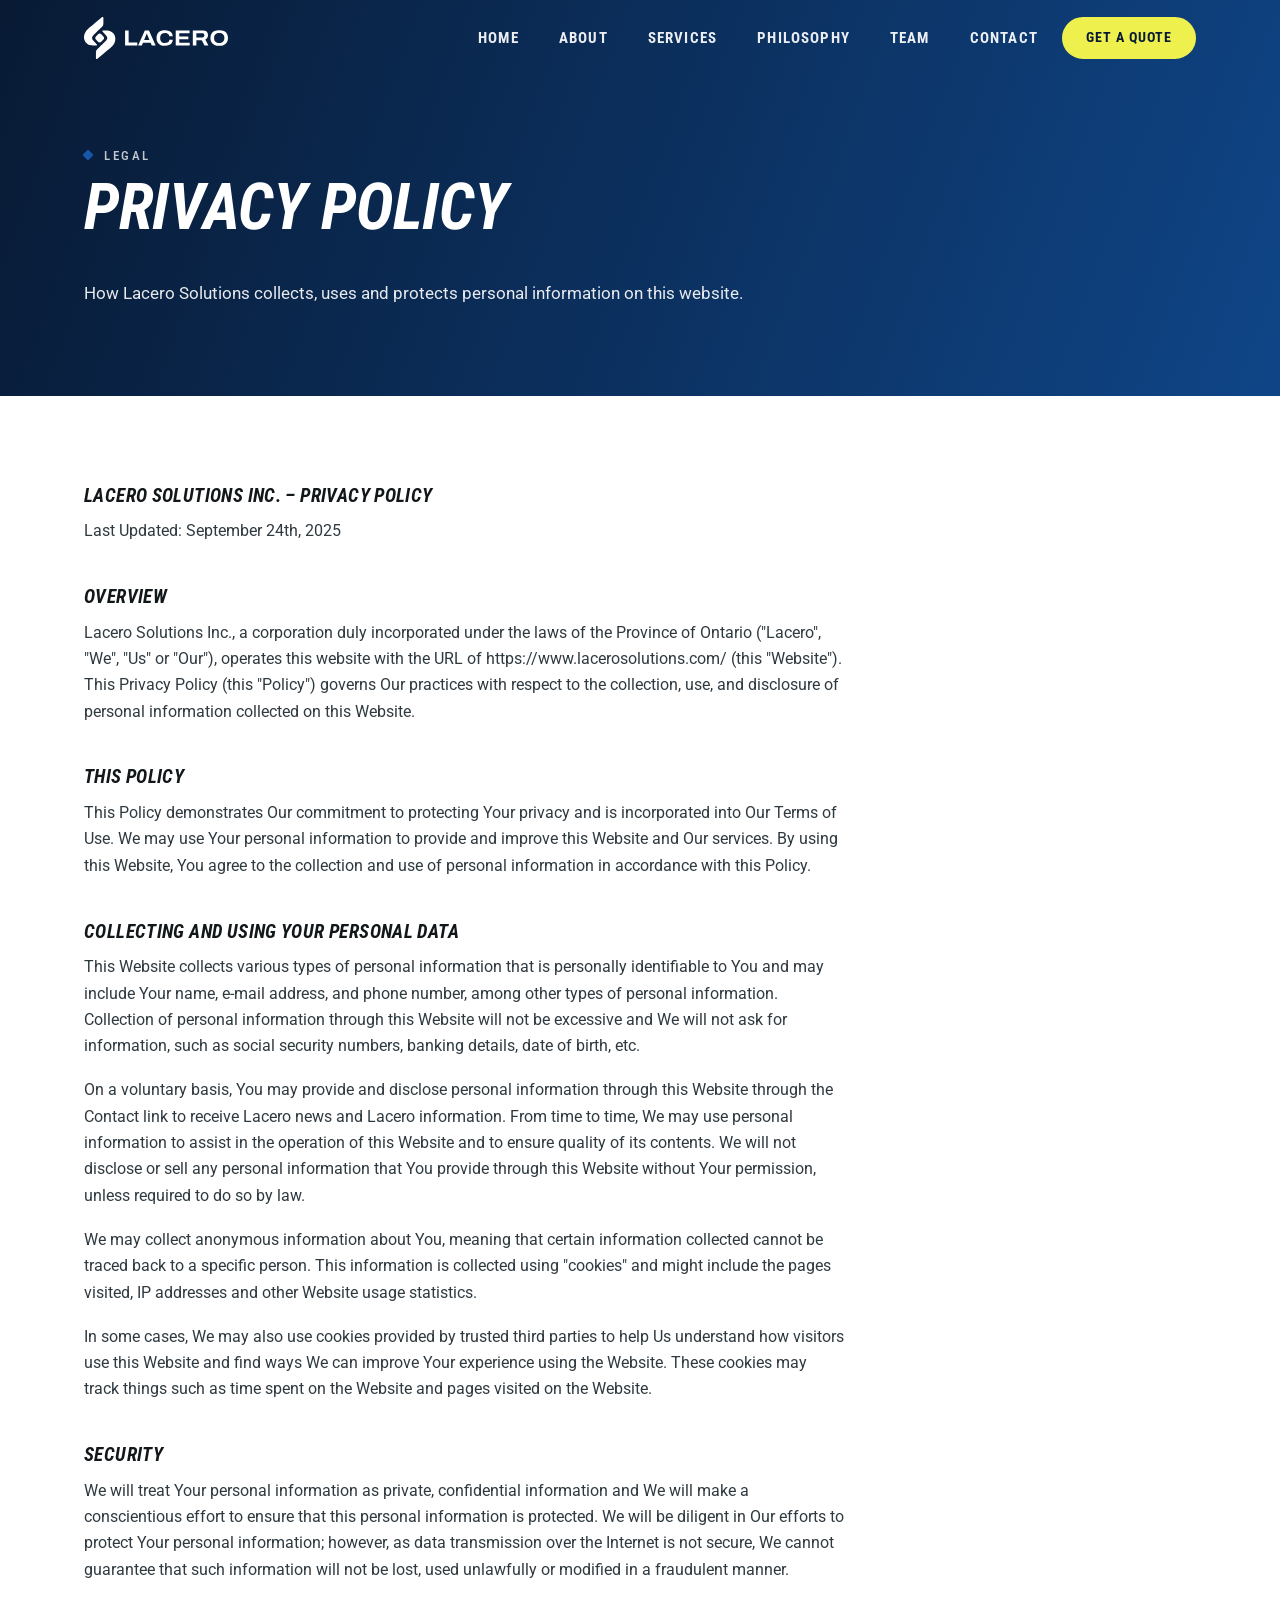
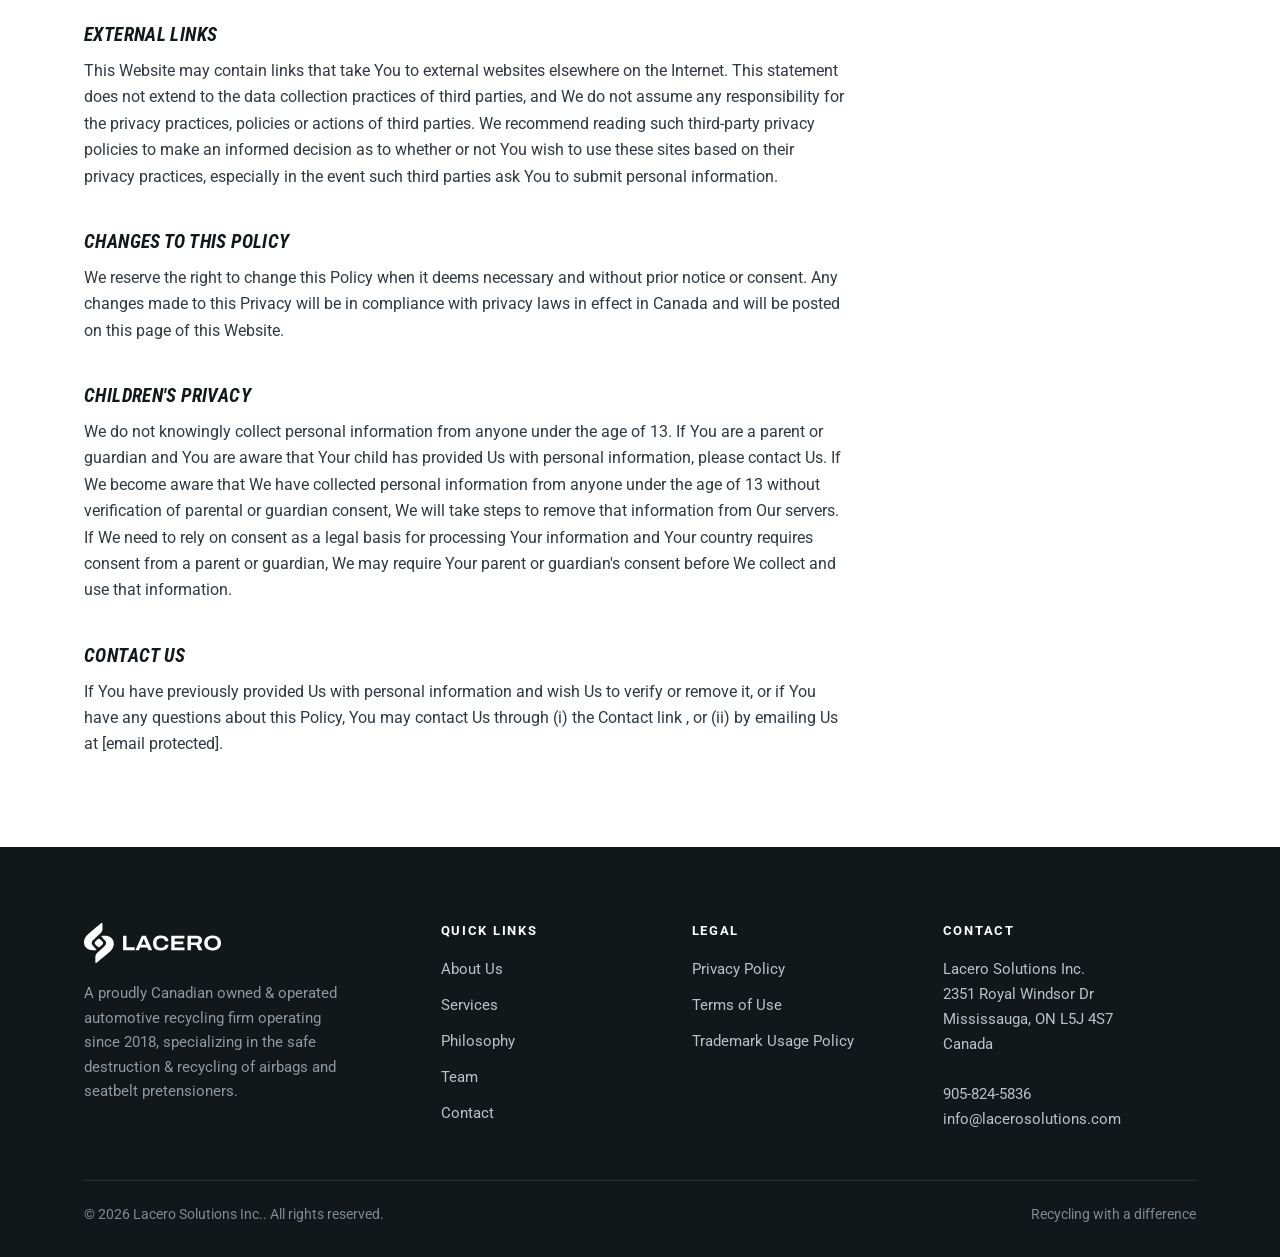
<file: privacy.html>
<!DOCTYPE html>
<html lang="en">
<head>
<meta charset="utf-8">
<meta name="viewport" content="width=device-width, initial-scale=1">
<meta name="robots" content="noindex, nofollow">
<title>Privacy Policy | Lacero Solutions</title>
<meta name="description" content="How Lacero Solutions collects, uses and protects personal information on this website.">
<link rel="preconnect" href="https://fonts.googleapis.com">
<link rel="preconnect" href="https://fonts.gstatic.com" crossorigin>
<link href="https://fonts.googleapis.com/css2?family=Roboto:wght@300;400;500;700;900&family=Roboto+Condensed:ital,wght@0,400;0,500;0,700;1,700&family=Roboto+Mono:wght@400;500;700&display=swap" rel="stylesheet">
<link rel="stylesheet" href="assets/css/styles.css?v=bef7e0a8">
<link rel="stylesheet" href="assets/css/brand.css?v=dd793f55">
<link rel="icon" href="assets/img/favicon.svg" type="image/svg+xml">
<link rel="icon" href="assets/img/favicon-32.png" sizes="32x32" type="image/png">
<link rel="apple-touch-icon" href="assets/img/apple-touch-icon.png">

</head>
<body>
<a class="skip-link" href="#main">Skip to main content</a>
<header class="site-header site-header--overlay">
  <div class="wrap site-header__inner">
    <a class="brand" href="index.html" aria-label="Lacero Solutions &mdash; home"><img class="brand__light" src="assets/img/logo.svg" alt="Lacero Solutions" height="40"><img class="brand__dark" src="assets/img/logo-white.svg" alt="" aria-hidden="true" height="40"></a>
    <button class="nav__toggle" type="button" aria-expanded="false" aria-controls="site-nav" aria-label="Toggle navigation menu">
      <svg class="icon-open" viewBox="0 0 24 24" fill="none" stroke="currentColor" stroke-width="2" stroke-linecap="round" aria-hidden="true"><path d="M3 6h18M3 12h18M3 18h18"/></svg>
      <svg class="icon-close" viewBox="0 0 24 24" fill="none" stroke="currentColor" stroke-width="2" stroke-linecap="round" aria-hidden="true"><path d="M6 6l12 12M18 6L6 18"/></svg>
    </button>
    <nav class="site-nav" id="site-nav" aria-label="Main">
      <ul class="nav__list">
        <li><a href="index.html">Home</a></li>
        <li><a href="index.html#about">About</a></li>
        <li><a href="index.html#services">Services</a></li>
        <li><a href="index.html#philosophy">Philosophy</a></li>
        <li><a href="index.html#team">Team</a></li>
        <li><a href="index.html#contact">Contact</a></li>
      </ul>
      <div class="nav__cta"><a class="btn btn--primary" href="index.html#contact">Get a quote</a></div>
    </nav>
  </div>
</header>

<main id="main">
  <section class="page-hero page-hero--solid">
    <div class="page-hero__media"></div>
    <div class="wrap">
      <div class="page-hero__inner">
        <span class="eyebrow">Legal</span><h1>Privacy Policy</h1><p>How Lacero Solutions collects, uses and protects personal information on this website.</p>
      </div>
    </div>
  </section>
  <section class="section">
    <div class="wrap">
      <div class="prose">
<h2>Lacero Solutions Inc. – Privacy Policy</h2>
<p class="prose__meta">Last Updated: September 24th, 2025</p>
<h2>Overview</h2>
<p>Lacero Solutions Inc., a corporation duly incorporated under the laws of the Province of Ontario ("Lacero", "We", "Us" or "Our"), operates this website with the URL of https://www.lacerosolutions.com/  (this "Website"). This Privacy Policy (this "Policy") governs Our practices with respect to the collection, use, and disclosure of personal information collected on this Website.</p>
<h2>This Policy</h2>
<p>This Policy demonstrates Our commitment to protecting Your privacy and is incorporated into Our Terms of Use. We may use Your personal information to provide and improve this Website and Our services. By using this Website, You agree to the collection and use of personal information in accordance with this Policy.</p>
<h2>Collecting and Using Your Personal Data</h2>
<p>This Website collects various types of personal information that is personally identifiable to You and may include Your name, e-mail address, and phone number, among other types of personal information. Collection of personal information through this Website will not be excessive and We will not ask for information, such as social security numbers, banking details, date of birth, etc.</p>
<p>On a voluntary basis, You may provide and disclose personal information through this Website through the Contact link to receive Lacero news and Lacero information. From time to time, We may use personal information to assist in the operation of this Website and to ensure quality of its contents. We will not disclose or sell any personal information that You provide through this Website without Your permission, unless required to do so by law.</p>
<p>We may collect anonymous information about You, meaning that certain information collected cannot be traced back to a specific person. This information is collected using "cookies" and might include the pages visited, IP addresses and other Website usage statistics.</p>
<p>In some cases, We may also use cookies provided by trusted third parties to help Us understand how visitors use this Website and find ways We can improve Your experience using the Website. These cookies may track things such as time spent on the Website and pages visited on the Website.</p>
<h2>Security</h2>
<p>We will treat Your personal information as private, confidential information and We will make a conscientious effort to ensure that this personal information is protected. We will be diligent in Our efforts to protect Your personal information; however, as data transmission over the Internet is not secure, We cannot guarantee that such information will not be lost, used unlawfully or modified in a fraudulent manner.</p>
<h2>External Links</h2>
<p>This Website may contain links that take You to external websites elsewhere on the Internet. This statement does not extend to the data collection practices of third parties, and We do not assume any responsibility for the privacy practices, policies or actions of third parties. We recommend reading such third-party privacy policies to make an informed decision as to whether or not You wish to use these sites based on their privacy practices, especially in the event such third parties ask You to submit personal information.</p>
<h2>Changes to this Policy</h2>
<p>We reserve the right to change this Policy when it deems necessary and without prior notice or consent. Any changes made to this Privacy will be in compliance with privacy laws in effect in Canada and will be posted on this page of this Website.</p>
<h2>Children's Privacy</h2>
<p>We do not knowingly collect personal information from anyone under the age of 13. If You are a parent or guardian and You are aware that Your child has provided Us with personal information, please contact Us. If We become aware that We have collected personal information from anyone under the age of 13 without verification of parental or guardian consent, We will take steps to remove that information from Our servers. If We need to rely on consent as a legal basis for processing Your information and Your country requires consent from a parent or guardian, We may require Your parent or guardian's consent before We collect and use that information.</p>
<h2>Contact Us</h2>
<p>If You have previously provided Us with personal information and wish Us to verify or remove it, or if You have any questions about this Policy, You may contact Us through (i) the Contact link , or (ii) by emailing Us at [email protected].</p>
      </div>
    </div>
  </section>

</main>

<footer class="site-footer">
  <div class="wrap">
    <div class="footer__grid">
      <div class="footer__brand">
        <img class="footer__logo--white" src="assets/img/logo-white.svg" alt="Lacero Solutions" loading="lazy">
        <p>A proudly Canadian owned &amp; operated automotive recycling firm operating since 2018, specializing in the safe destruction &amp; recycling of airbags and seatbelt pretensioners.</p>
      </div>
      <div>
        <h4>Quick links</h4>
        <ul>
          <li><a href="index.html#about">About Us</a></li>
          <li><a href="index.html#services">Services</a></li>
          <li><a href="index.html#philosophy">Philosophy</a></li>
          <li><a href="index.html#team">Team</a></li>
          <li><a href="index.html#contact">Contact</a></li>
        </ul>
      </div>
      <div>
        <h4>Legal</h4>
        <ul>
          <li><a href="privacy.html">Privacy Policy</a></li>
          <li><a href="terms.html">Terms of Use</a></li>
          <li><a href="trademark.html">Trademark Usage Policy</a></li>
        </ul>
      </div>
      <div>
        <h4>Contact</h4>
        <address>Lacero Solutions Inc.<br>2351 Royal Windsor Dr<br>Mississauga, ON L5J 4S7<br>Canada<br><br><a href="tel:+19058245836">905-824-5836</a><br><a href="mailto:info@lacerosolutions.com">info@lacerosolutions.com</a></address>
      </div>
    </div>
    <div class="footer__bottom">
      <span>&copy; <span id="year">2026</span> Lacero Solutions Inc.. All rights reserved.</span>
      <span>Recycling with a difference</span>
    </div>
  </div>
</footer>
<script src="assets/js/main.js?v=fa72abe4"></script>
<script>document.getElementById('year').textContent = new Date().getFullYear();</script>
</body>
</html>
</file>
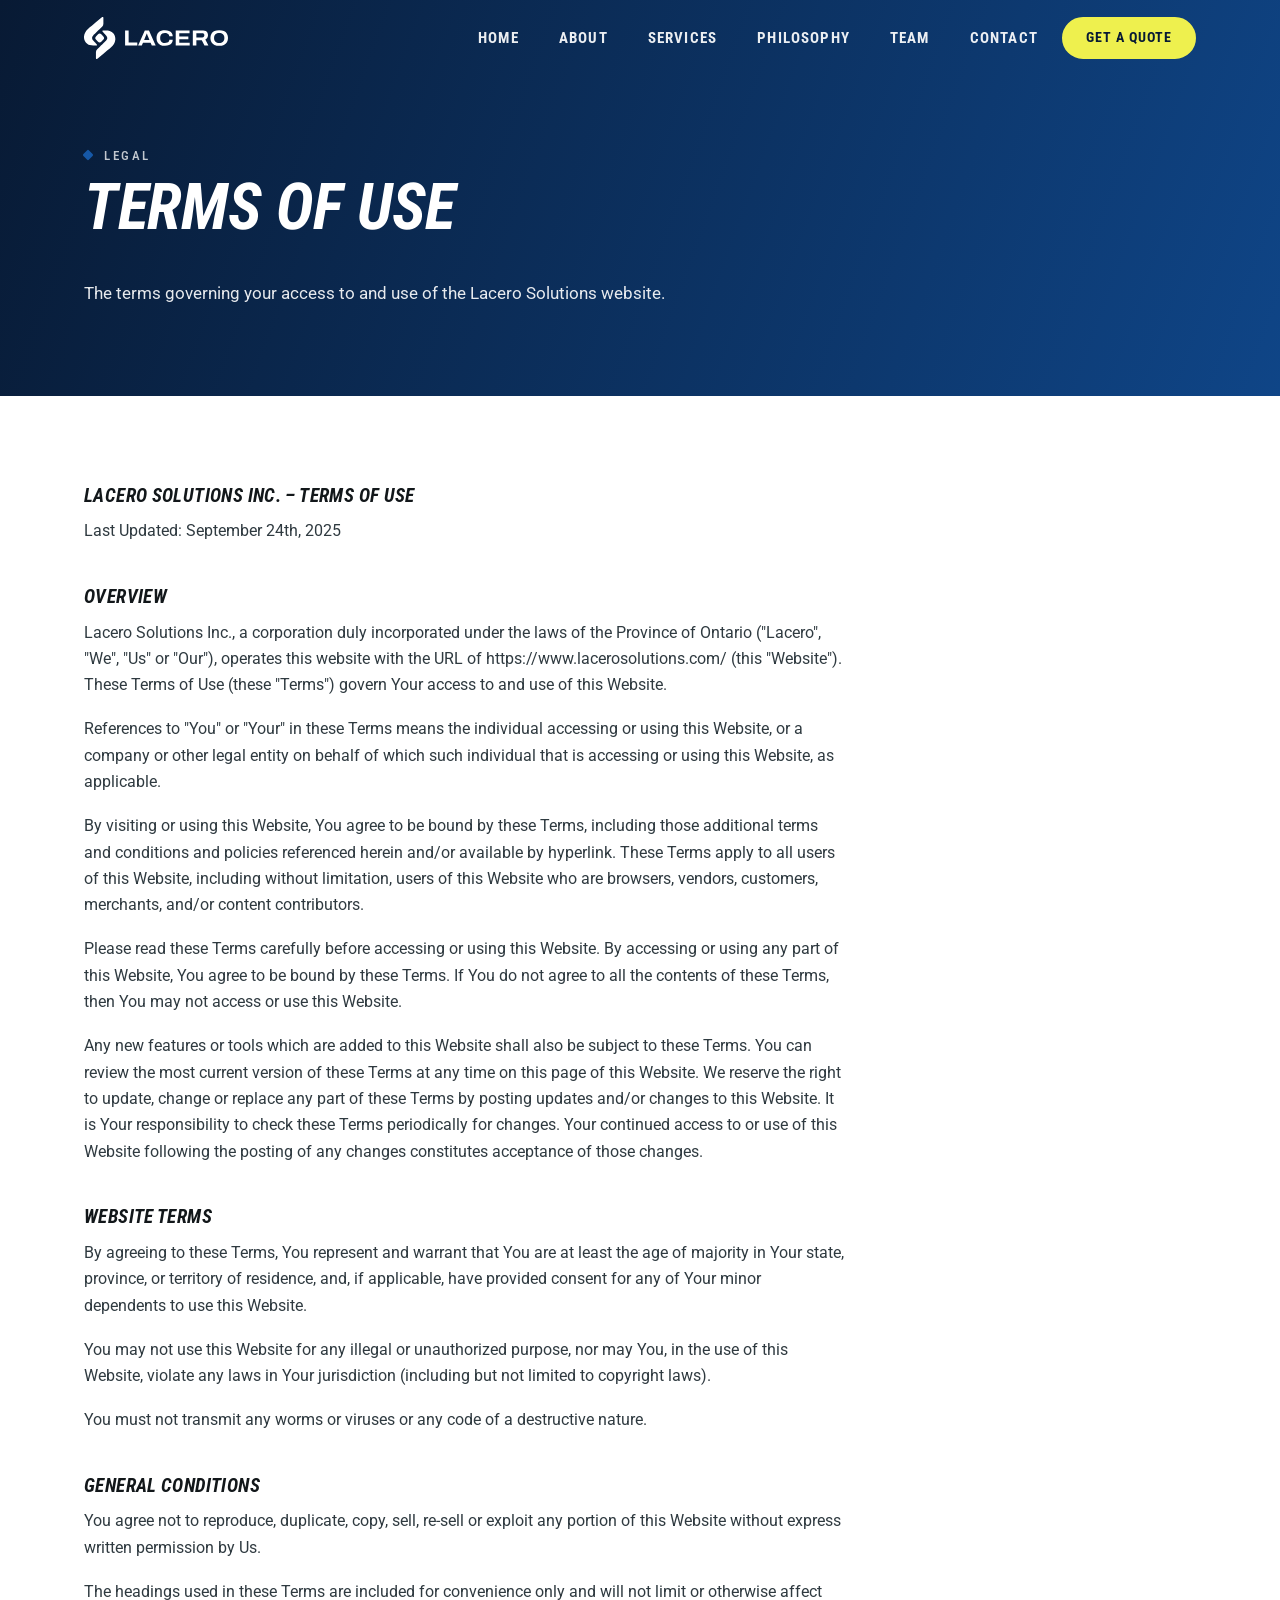
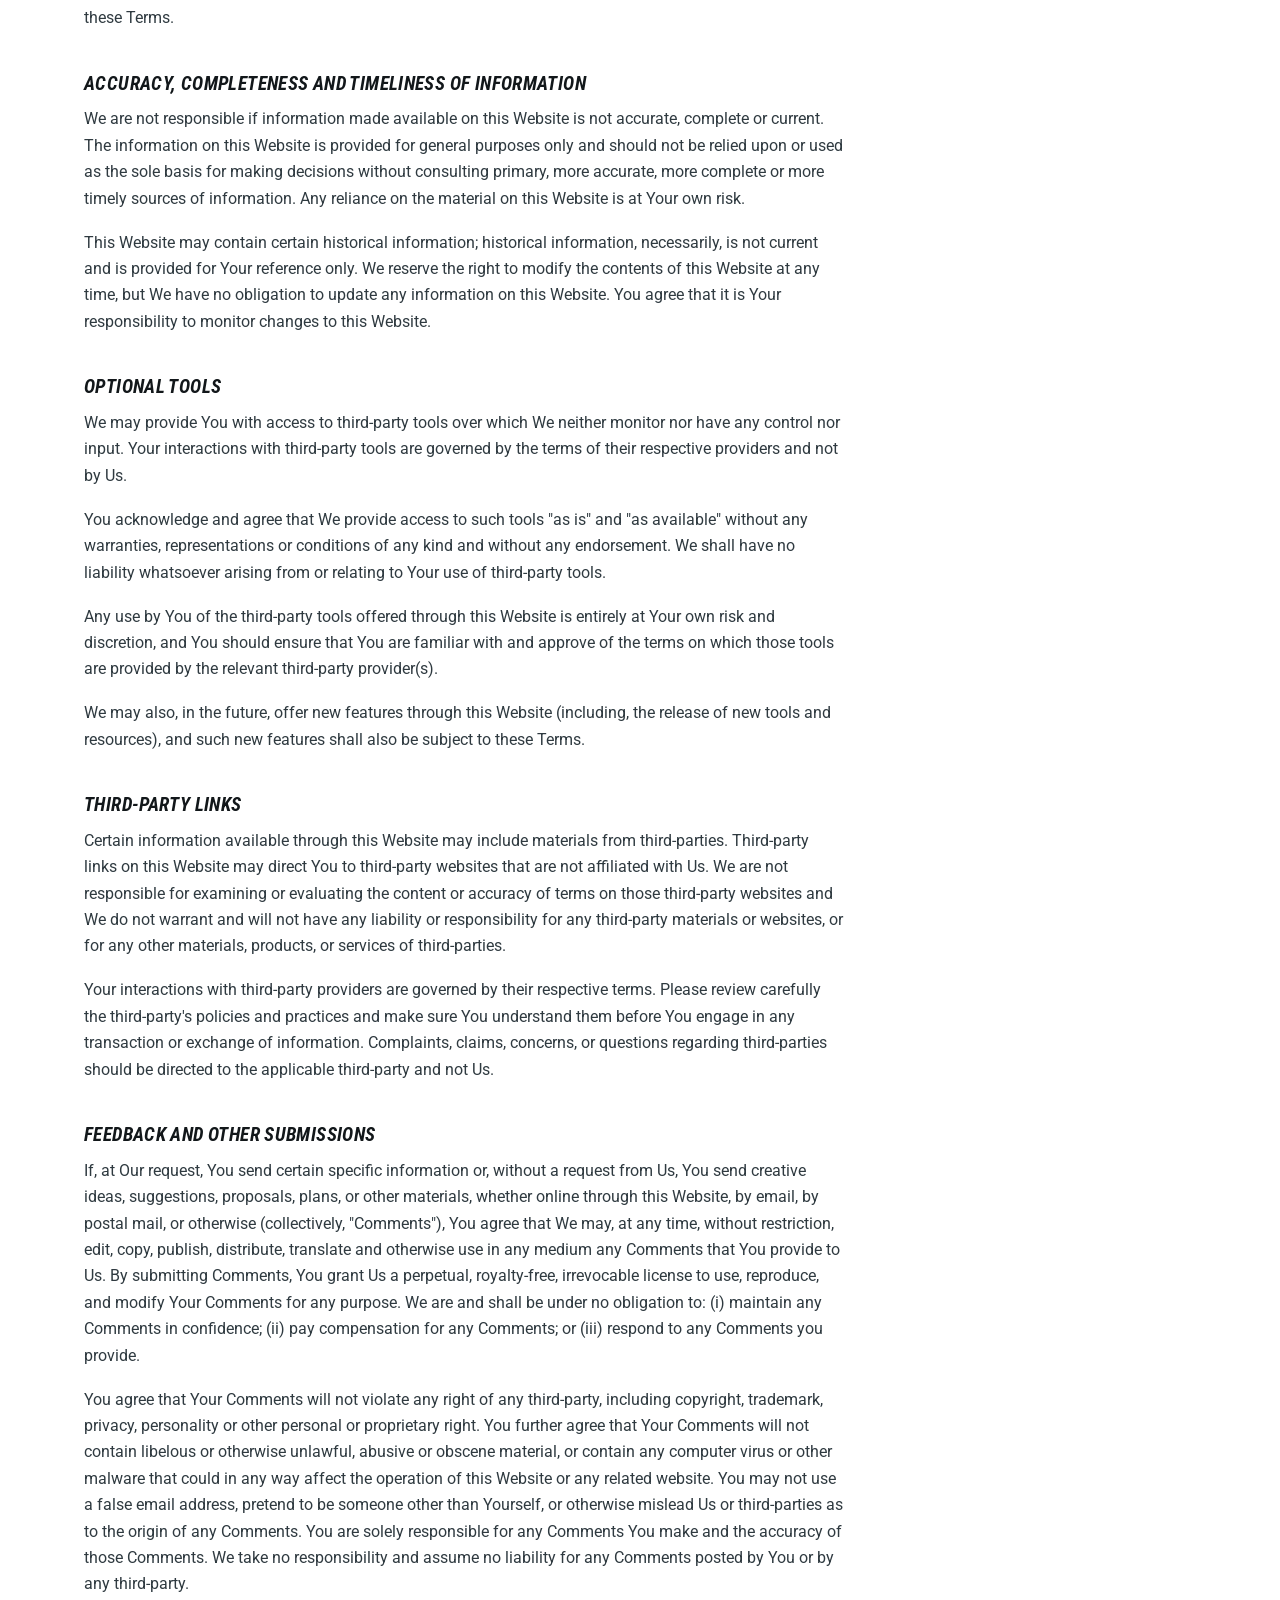
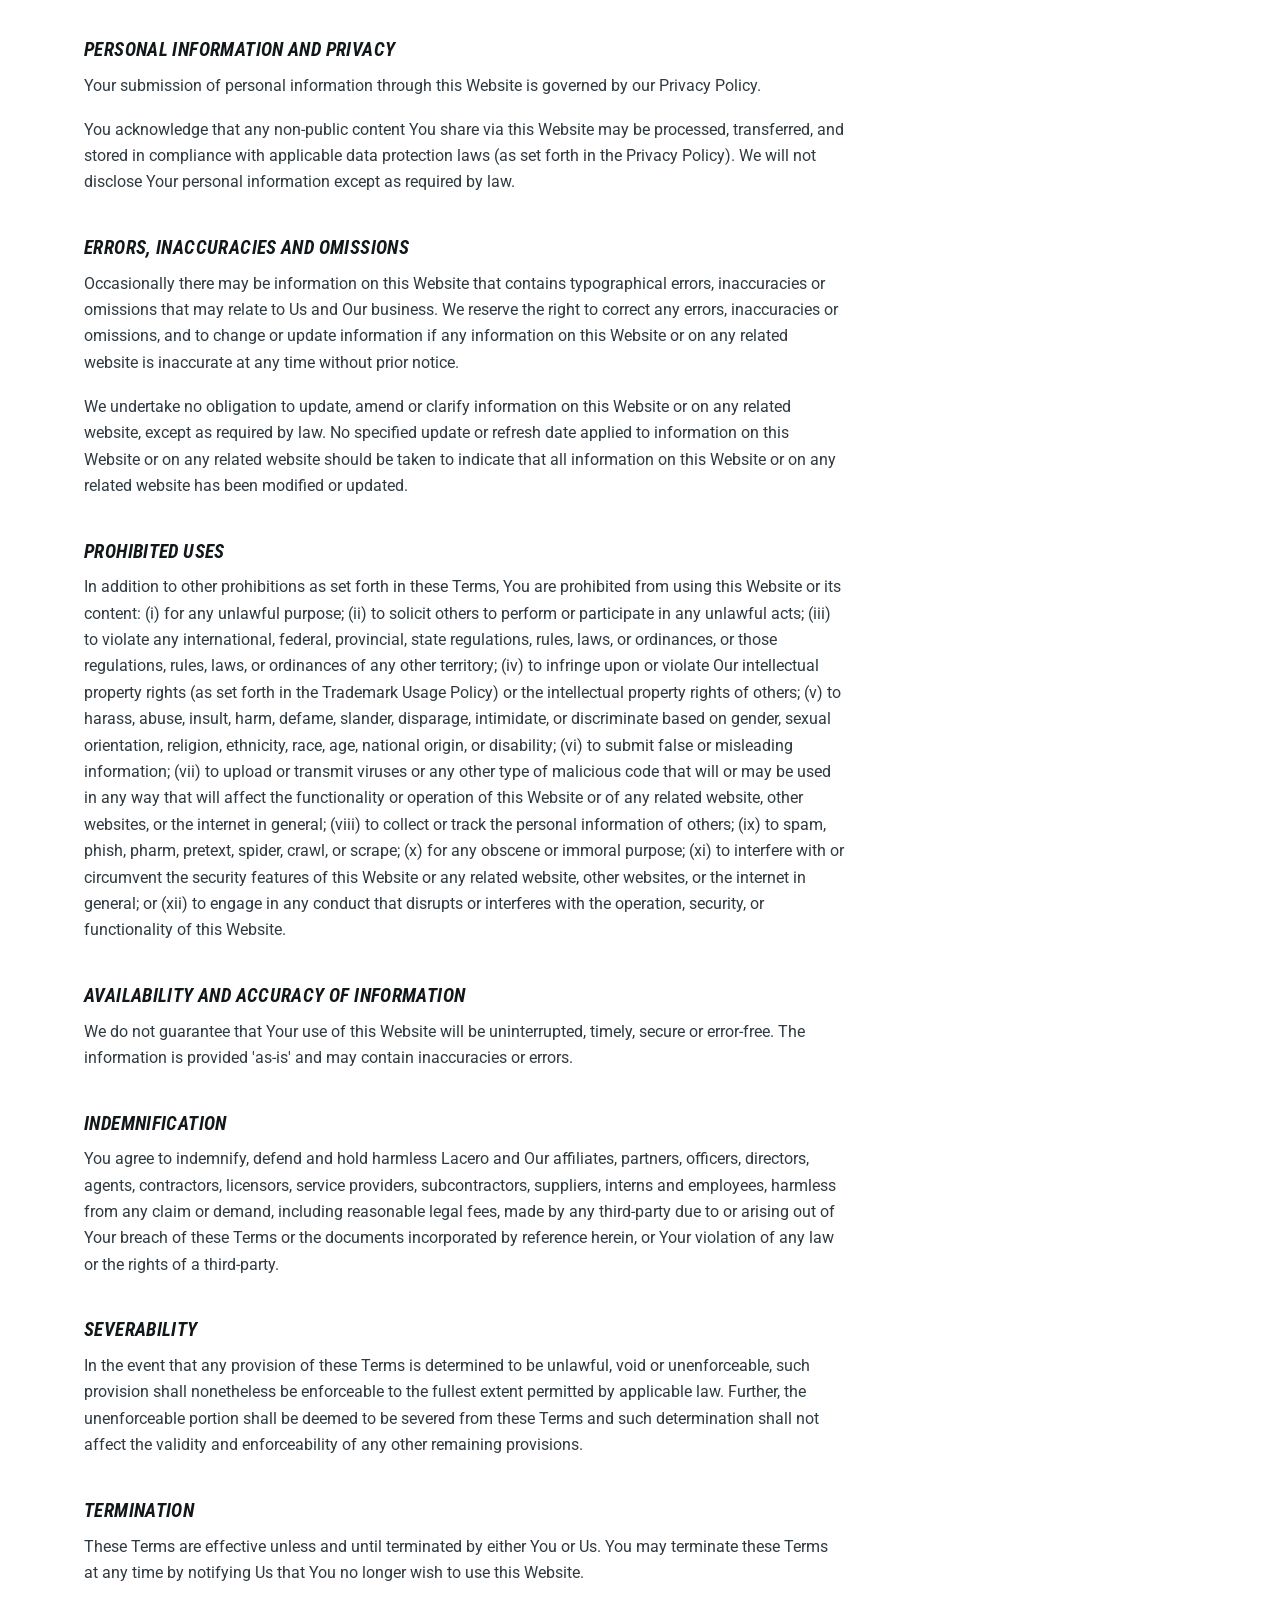
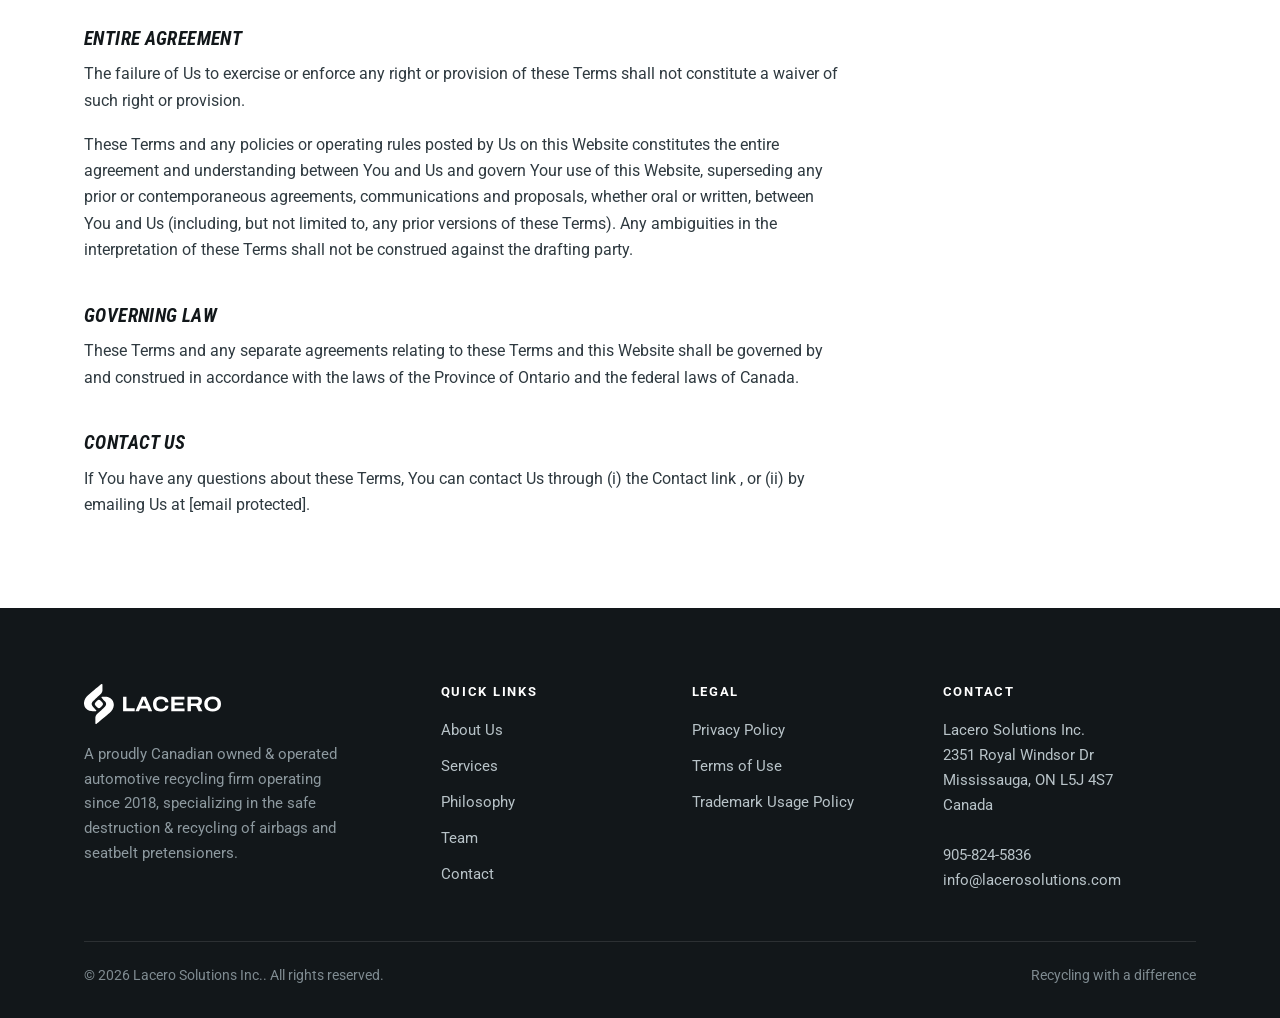
<file: terms.html>
<!DOCTYPE html>
<html lang="en">
<head>
<meta charset="utf-8">
<meta name="viewport" content="width=device-width, initial-scale=1">
<meta name="robots" content="noindex, nofollow">
<title>Terms of Use | Lacero Solutions</title>
<meta name="description" content="The terms governing your access to and use of the Lacero Solutions website.">
<link rel="preconnect" href="https://fonts.googleapis.com">
<link rel="preconnect" href="https://fonts.gstatic.com" crossorigin>
<link href="https://fonts.googleapis.com/css2?family=Roboto:wght@300;400;500;700;900&family=Roboto+Condensed:ital,wght@0,400;0,500;0,700;1,700&family=Roboto+Mono:wght@400;500;700&display=swap" rel="stylesheet">
<link rel="stylesheet" href="assets/css/styles.css?v=bef7e0a8">
<link rel="stylesheet" href="assets/css/brand.css?v=dd793f55">
<link rel="icon" href="assets/img/favicon.svg" type="image/svg+xml">
<link rel="icon" href="assets/img/favicon-32.png" sizes="32x32" type="image/png">
<link rel="apple-touch-icon" href="assets/img/apple-touch-icon.png">

</head>
<body>
<a class="skip-link" href="#main">Skip to main content</a>
<header class="site-header site-header--overlay">
  <div class="wrap site-header__inner">
    <a class="brand" href="index.html" aria-label="Lacero Solutions &mdash; home"><img class="brand__light" src="assets/img/logo.svg" alt="Lacero Solutions" height="40"><img class="brand__dark" src="assets/img/logo-white.svg" alt="" aria-hidden="true" height="40"></a>
    <button class="nav__toggle" type="button" aria-expanded="false" aria-controls="site-nav" aria-label="Toggle navigation menu">
      <svg class="icon-open" viewBox="0 0 24 24" fill="none" stroke="currentColor" stroke-width="2" stroke-linecap="round" aria-hidden="true"><path d="M3 6h18M3 12h18M3 18h18"/></svg>
      <svg class="icon-close" viewBox="0 0 24 24" fill="none" stroke="currentColor" stroke-width="2" stroke-linecap="round" aria-hidden="true"><path d="M6 6l12 12M18 6L6 18"/></svg>
    </button>
    <nav class="site-nav" id="site-nav" aria-label="Main">
      <ul class="nav__list">
        <li><a href="index.html">Home</a></li>
        <li><a href="index.html#about">About</a></li>
        <li><a href="index.html#services">Services</a></li>
        <li><a href="index.html#philosophy">Philosophy</a></li>
        <li><a href="index.html#team">Team</a></li>
        <li><a href="index.html#contact">Contact</a></li>
      </ul>
      <div class="nav__cta"><a class="btn btn--primary" href="index.html#contact">Get a quote</a></div>
    </nav>
  </div>
</header>

<main id="main">
  <section class="page-hero page-hero--solid">
    <div class="page-hero__media"></div>
    <div class="wrap">
      <div class="page-hero__inner">
        <span class="eyebrow">Legal</span><h1>Terms of Use</h1><p>The terms governing your access to and use of the Lacero Solutions website.</p>
      </div>
    </div>
  </section>
  <section class="section">
    <div class="wrap">
      <div class="prose">
<h2>Lacero Solutions Inc. – Terms of Use</h2>
<p class="prose__meta">Last Updated: September 24th, 2025</p>
<h2>Overview</h2>
<p>Lacero Solutions Inc., a corporation duly incorporated under the laws of the Province of Ontario ("Lacero", "We", "Us" or "Our"), operates this website with the URL of https://www.lacerosolutions.com/ (this "Website"). These Terms of Use (these "Terms") govern Your access to and use of this Website.</p>
<p>References to "You" or "Your" in these Terms means the individual accessing or using this Website, or a company or other legal entity on behalf of which such individual that is accessing or using this Website, as applicable.</p>
<p>By visiting or using this Website, You agree to be bound by these Terms, including those additional terms and conditions and policies referenced herein and/or available by hyperlink. These Terms apply to all users of this Website, including without limitation, users of this Website who are browsers, vendors, customers, merchants, and/or content contributors.</p>
<p>Please read these Terms carefully before accessing or using this Website. By accessing or using any part of this Website, You agree to be bound by these Terms. If You do not agree to all the contents of these Terms, then You may not access or use this Website.</p>
<p>Any new features or tools which are added to this Website shall also be subject to these Terms. You can review the most current version of these Terms at any time on this page of this Website. We reserve the right to update, change or replace any part of these Terms by posting updates and/or changes to this Website. It is Your responsibility to check these Terms periodically for changes. Your continued access to or use of this Website following the posting of any changes constitutes acceptance of those changes.</p>
<h2>Website Terms</h2>
<p>By agreeing to these Terms, You represent and warrant that You are at least the age of majority in Your state, province, or territory of residence, and, if applicable, have provided consent for any of Your minor dependents to use this Website.</p>
<p>You may not use this Website for any illegal or unauthorized purpose, nor may You, in the use of this Website, violate any laws in Your jurisdiction (including but not limited to copyright laws).</p>
<p>You must not transmit any worms or viruses or any code of a destructive nature.</p>
<h2>General Conditions</h2>
<p>You agree not to reproduce, duplicate, copy, sell, re-sell or exploit any portion of this Website without express written permission by Us.</p>
<p>The headings used in these Terms are included for convenience only and will not limit or otherwise affect these Terms.</p>
<h2>Accuracy, Completeness and Timeliness of Information</h2>
<p>We are not responsible if information made available on this Website is not accurate, complete or current. The information on this Website is provided for general purposes only and should not be relied upon or used as the sole basis for making decisions without consulting primary, more accurate, more complete or more timely sources of information. Any reliance on the material on this Website is at Your own risk.</p>
<p>This Website may contain certain historical information; historical information, necessarily, is not current and is provided for Your reference only. We reserve the right to modify the contents of this Website at any time, but We have no obligation to update any information on this Website. You agree that it is Your responsibility to monitor changes to this Website.</p>
<h2>Optional Tools</h2>
<p>We may provide You with access to third-party tools over which We neither monitor nor have any control nor input. Your interactions with third-party tools are governed by the terms of their respective providers and not by Us.</p>
<p>You acknowledge and agree that We provide access to such tools "as is" and "as available" without any warranties, representations or conditions of any kind and without any endorsement. We shall have no liability whatsoever arising from or relating to Your use of third-party tools.</p>
<p>Any use by You of the third-party tools offered through this Website is entirely at Your own risk and discretion, and You should ensure that You are familiar with and approve of the terms on which those tools are provided by the relevant third-party provider(s).</p>
<p>We may also, in the future, offer new features through this Website (including, the release of new tools and resources), and such new features shall also be subject to these Terms.</p>
<h2>Third-Party Links</h2>
<p>Certain information available through this Website may include materials from third-parties. Third-party links on this Website may direct You to third-party websites that are not affiliated with Us. We are not responsible for examining or evaluating the content or accuracy of terms on those third-party websites and We do not warrant and will not have any liability or responsibility for any third-party materials or websites, or for any other materials, products, or services of third-parties.</p>
<p>Your interactions with third-party providers are governed by their respective terms. Please review carefully the third-party's policies and practices and make sure You understand them before You engage in any transaction or exchange of information. Complaints, claims, concerns, or questions regarding third-parties should be directed to the applicable third-party and not Us.</p>
<h2>Feedback and Other Submissions</h2>
<p>If, at Our request, You send certain specific information or, without a request from Us, You send creative ideas, suggestions, proposals, plans, or other materials, whether online through this Website, by email, by postal mail, or otherwise (collectively, "Comments"), You agree that We may, at any time, without restriction, edit, copy, publish, distribute, translate and otherwise use in any medium any Comments that You provide to Us. By submitting Comments, You grant Us a perpetual, royalty-free, irrevocable license to use, reproduce, and modify Your Comments for any purpose. We are and shall be under no obligation to: (i) maintain any Comments in confidence; (ii) pay compensation for any Comments; or (iii) respond to any Comments you provide.</p>
<p>You agree that Your Comments will not violate any right of any third-party, including copyright, trademark, privacy, personality or other personal or proprietary right. You further agree that Your Comments will not contain libelous or otherwise unlawful, abusive or obscene material, or contain any computer virus or other malware that could in any way affect the operation of this Website or any related website. You may not use a false email address, pretend to be someone other than Yourself, or otherwise mislead Us or third-parties as to the origin of any Comments. You are solely responsible for any Comments You make and the accuracy of those Comments. We take no responsibility and assume no liability for any Comments posted by You or by any third-party.</p>
<h2>Personal Information and Privacy</h2>
<p>Your submission of personal information through this Website is governed by our Privacy Policy.</p>
<p>You acknowledge that any non-public content You share via this Website may be processed, transferred, and stored in compliance with applicable data protection laws (as set forth in the Privacy Policy). We will not disclose Your personal information except as required by law.</p>
<h2>Errors, Inaccuracies and Omissions</h2>
<p>Occasionally there may be information on this Website that contains typographical errors, inaccuracies or omissions that may relate to Us and Our business. We reserve the right to correct any errors, inaccuracies or omissions, and to change or update information if any information on this Website or on any related website is inaccurate at any time without prior notice.</p>
<p>We undertake no obligation to update, amend or clarify information on this Website or on any related website, except as required by law. No specified update or refresh date applied to information on this Website or on any related website should be taken to indicate that all information on this Website or on any related website has been modified or updated.</p>
<h2>Prohibited Uses</h2>
<p>In addition to other prohibitions as set forth in these Terms, You are prohibited from using this Website or its content: (i) for any unlawful purpose; (ii) to solicit others to perform or participate in any unlawful acts; (iii) to violate any international, federal, provincial, state regulations, rules, laws, or ordinances, or those regulations, rules, laws, or ordinances of any other territory; (iv) to infringe upon or violate Our intellectual property rights (as set forth in the Trademark Usage Policy) or the intellectual property rights of others; (v) to harass, abuse, insult, harm, defame, slander, disparage, intimidate, or discriminate based on gender, sexual orientation, religion, ethnicity, race, age, national origin, or disability; (vi) to submit false or misleading information; (vii) to upload or transmit viruses or any other type of malicious code that will or may be used in any way that will affect the functionality or operation of this Website or of any related website, other websites, or the internet in general; (viii) to collect or track the personal information of others; (ix) to spam, phish, pharm, pretext, spider, crawl, or scrape; (x) for any obscene or immoral purpose; (xi) to interfere with or circumvent the security features of this Website or any related website, other websites, or the internet in general; or (xii) to engage in any conduct that disrupts or interferes with the operation, security, or functionality of this Website.</p>
<h2>Availability and Accuracy of Information</h2>
<p>We do not guarantee that Your use of this Website will be uninterrupted, timely, secure or error-free. The information is provided 'as-is' and may contain inaccuracies or errors.</p>
<h2>Indemnification</h2>
<p>You agree to indemnify, defend and hold harmless Lacero and Our affiliates, partners, officers, directors, agents, contractors, licensors, service providers, subcontractors, suppliers, interns and employees, harmless from any claim or demand, including reasonable legal fees, made by any third-party due to or arising out of Your breach of these Terms or the documents incorporated by reference herein, or Your violation of any law or the rights of a third-party.</p>
<h2>Severability</h2>
<p>In the event that any provision of these Terms is determined to be unlawful, void or unenforceable, such provision shall nonetheless be enforceable to the fullest extent permitted by applicable law. Further, the unenforceable portion shall be deemed to be severed from these Terms and such determination shall not affect the validity and enforceability of any other remaining provisions.</p>
<h2>Termination</h2>
<p>These Terms are effective unless and until terminated by either You or Us. You may terminate these Terms at any time by notifying Us that You no longer wish to use this Website.</p>
<h2>Entire Agreement</h2>
<p>The failure of Us to exercise or enforce any right or provision of these Terms shall not constitute a waiver of such right or provision.</p>
<p>These Terms and any policies or operating rules posted by Us on this Website constitutes the entire agreement and understanding between You and Us and govern Your use of this Website, superseding any prior or contemporaneous agreements, communications and proposals, whether oral or written, between You and Us (including, but not limited to, any prior versions of these Terms). Any ambiguities in the interpretation of these Terms shall not be construed against the drafting party.</p>
<h2>Governing Law</h2>
<p>These Terms and any separate agreements relating to these Terms and this Website shall be governed by and construed in accordance with the laws of the Province of Ontario and the federal laws of Canada.</p>
<h2>Contact Us</h2>
<p>If You have any questions about these Terms, You can contact Us through (i) the Contact link , or (ii) by emailing Us at [email protected].</p>
      </div>
    </div>
  </section>

</main>

<footer class="site-footer">
  <div class="wrap">
    <div class="footer__grid">
      <div class="footer__brand">
        <img class="footer__logo--white" src="assets/img/logo-white.svg" alt="Lacero Solutions" loading="lazy">
        <p>A proudly Canadian owned &amp; operated automotive recycling firm operating since 2018, specializing in the safe destruction &amp; recycling of airbags and seatbelt pretensioners.</p>
      </div>
      <div>
        <h4>Quick links</h4>
        <ul>
          <li><a href="index.html#about">About Us</a></li>
          <li><a href="index.html#services">Services</a></li>
          <li><a href="index.html#philosophy">Philosophy</a></li>
          <li><a href="index.html#team">Team</a></li>
          <li><a href="index.html#contact">Contact</a></li>
        </ul>
      </div>
      <div>
        <h4>Legal</h4>
        <ul>
          <li><a href="privacy.html">Privacy Policy</a></li>
          <li><a href="terms.html">Terms of Use</a></li>
          <li><a href="trademark.html">Trademark Usage Policy</a></li>
        </ul>
      </div>
      <div>
        <h4>Contact</h4>
        <address>Lacero Solutions Inc.<br>2351 Royal Windsor Dr<br>Mississauga, ON L5J 4S7<br>Canada<br><br><a href="tel:+19058245836">905-824-5836</a><br><a href="mailto:info@lacerosolutions.com">info@lacerosolutions.com</a></address>
      </div>
    </div>
    <div class="footer__bottom">
      <span>&copy; <span id="year">2026</span> Lacero Solutions Inc.. All rights reserved.</span>
      <span>Recycling with a difference</span>
    </div>
  </div>
</footer>
<script src="assets/js/main.js?v=fa72abe4"></script>
<script>document.getElementById('year').textContent = new Date().getFullYear();</script>
</body>
</html>
</file>
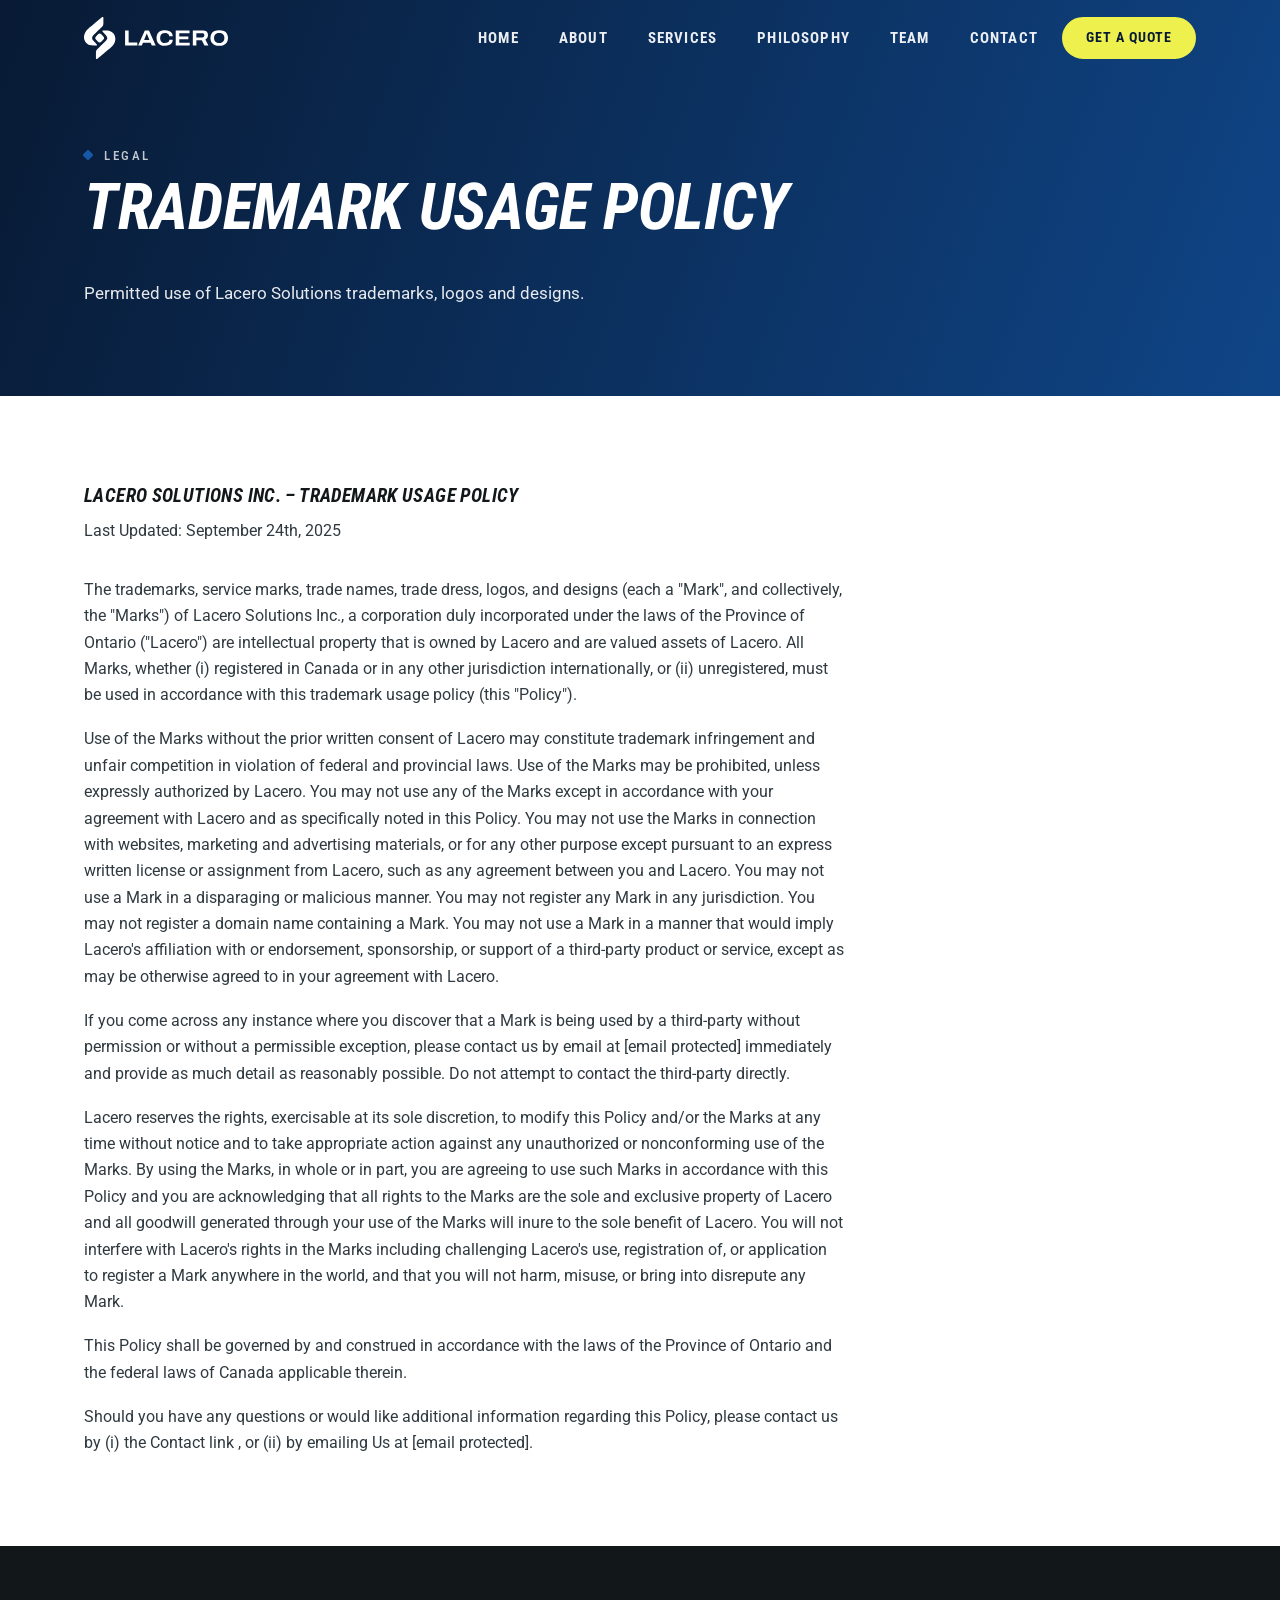
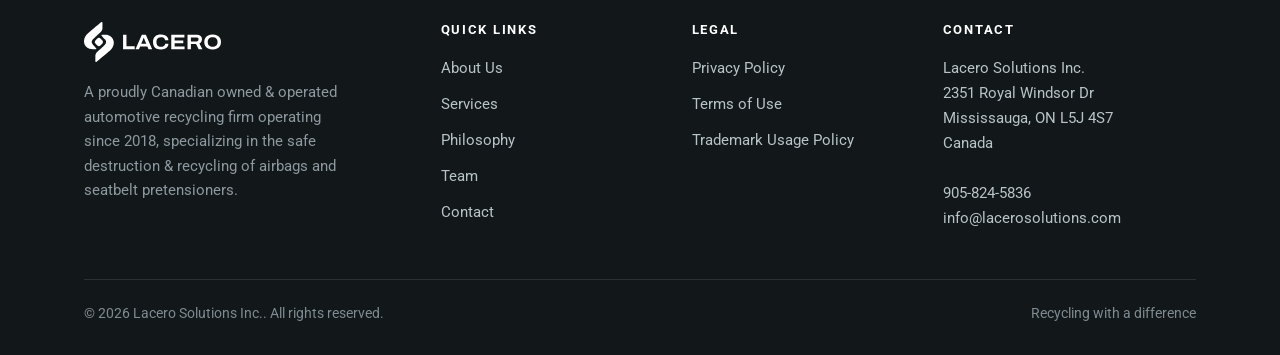
<file: trademark.html>
<!DOCTYPE html>
<html lang="en">
<head>
<meta charset="utf-8">
<meta name="viewport" content="width=device-width, initial-scale=1">
<meta name="robots" content="noindex, nofollow">
<title>Trademark Usage Policy | Lacero Solutions</title>
<meta name="description" content="Permitted use of Lacero Solutions trademarks, logos and designs.">
<link rel="preconnect" href="https://fonts.googleapis.com">
<link rel="preconnect" href="https://fonts.gstatic.com" crossorigin>
<link href="https://fonts.googleapis.com/css2?family=Roboto:wght@300;400;500;700;900&family=Roboto+Condensed:ital,wght@0,400;0,500;0,700;1,700&family=Roboto+Mono:wght@400;500;700&display=swap" rel="stylesheet">
<link rel="stylesheet" href="assets/css/styles.css?v=bef7e0a8">
<link rel="stylesheet" href="assets/css/brand.css?v=dd793f55">
<link rel="icon" href="assets/img/favicon.svg" type="image/svg+xml">
<link rel="icon" href="assets/img/favicon-32.png" sizes="32x32" type="image/png">
<link rel="apple-touch-icon" href="assets/img/apple-touch-icon.png">

</head>
<body>
<a class="skip-link" href="#main">Skip to main content</a>
<header class="site-header site-header--overlay">
  <div class="wrap site-header__inner">
    <a class="brand" href="index.html" aria-label="Lacero Solutions &mdash; home"><img class="brand__light" src="assets/img/logo.svg" alt="Lacero Solutions" height="40"><img class="brand__dark" src="assets/img/logo-white.svg" alt="" aria-hidden="true" height="40"></a>
    <button class="nav__toggle" type="button" aria-expanded="false" aria-controls="site-nav" aria-label="Toggle navigation menu">
      <svg class="icon-open" viewBox="0 0 24 24" fill="none" stroke="currentColor" stroke-width="2" stroke-linecap="round" aria-hidden="true"><path d="M3 6h18M3 12h18M3 18h18"/></svg>
      <svg class="icon-close" viewBox="0 0 24 24" fill="none" stroke="currentColor" stroke-width="2" stroke-linecap="round" aria-hidden="true"><path d="M6 6l12 12M18 6L6 18"/></svg>
    </button>
    <nav class="site-nav" id="site-nav" aria-label="Main">
      <ul class="nav__list">
        <li><a href="index.html">Home</a></li>
        <li><a href="index.html#about">About</a></li>
        <li><a href="index.html#services">Services</a></li>
        <li><a href="index.html#philosophy">Philosophy</a></li>
        <li><a href="index.html#team">Team</a></li>
        <li><a href="index.html#contact">Contact</a></li>
      </ul>
      <div class="nav__cta"><a class="btn btn--primary" href="index.html#contact">Get a quote</a></div>
    </nav>
  </div>
</header>

<main id="main">
  <section class="page-hero page-hero--solid">
    <div class="page-hero__media"></div>
    <div class="wrap">
      <div class="page-hero__inner">
        <span class="eyebrow">Legal</span><h1>Trademark Usage Policy</h1><p>Permitted use of Lacero Solutions trademarks, logos and designs.</p>
      </div>
    </div>
  </section>
  <section class="section">
    <div class="wrap">
      <div class="prose">
<h2>Lacero Solutions Inc. – Trademark Usage Policy</h2>
<p class="prose__meta">Last Updated: September 24th, 2025</p>
<p>The trademarks, service marks, trade names, trade dress, logos, and designs (each a "Mark", and collectively, the "Marks") of Lacero Solutions Inc., a corporation duly incorporated under the laws of the Province of Ontario ("Lacero") are intellectual property that is owned by Lacero and are valued assets of Lacero. All Marks, whether (i) registered in Canada or in any other jurisdiction internationally, or (ii) unregistered, must be used in accordance with this trademark usage policy (this "Policy").</p>
<p>Use of the Marks without the prior written consent of Lacero may constitute trademark infringement and unfair competition in violation of federal and provincial laws. Use of the Marks may be prohibited, unless expressly authorized by Lacero. You may not use any of the Marks except in accordance with your agreement with Lacero and as specifically noted in this Policy. You may not use the Marks in connection with websites, marketing and advertising materials, or for any other purpose except pursuant to an express written license or assignment from Lacero, such as any agreement between you and Lacero. You may not use a Mark in a disparaging or malicious manner. You may not register any Mark in any jurisdiction. You may not register a domain name containing a Mark. You may not use a Mark in a manner that would imply Lacero's affiliation with or endorsement, sponsorship, or support of a third-party product or service, except as may be otherwise agreed to in your agreement with Lacero.</p>
<p>If you come across any instance where you discover that a Mark is being used by a third-party without permission or without a permissible exception, please contact us by email at [email protected] immediately and provide as much detail as reasonably possible. Do not attempt to contact the third-party directly.</p>
<p>Lacero reserves the rights, exercisable at its sole discretion, to modify this Policy and/or the Marks at any time without notice and to take appropriate action against any unauthorized or nonconforming use of the Marks. By using the Marks, in whole or in part, you are agreeing to use such Marks in accordance with this Policy and you are acknowledging that all rights to the Marks are the sole and exclusive property of Lacero and all goodwill generated through your use of the Marks will inure to the sole benefit of Lacero. You will not interfere with Lacero's rights in the Marks including challenging Lacero's use, registration of, or application to register a Mark anywhere in the world, and that you will not harm, misuse, or bring into disrepute any Mark.</p>
<p>This Policy shall be governed by and construed in accordance with the laws of the Province of Ontario and the federal laws of Canada applicable therein.</p>
<p>Should you have any questions or would like additional information regarding this Policy, please contact us by (i) the Contact link , or (ii) by emailing Us at [email protected].</p>
      </div>
    </div>
  </section>

</main>

<footer class="site-footer">
  <div class="wrap">
    <div class="footer__grid">
      <div class="footer__brand">
        <img class="footer__logo--white" src="assets/img/logo-white.svg" alt="Lacero Solutions" loading="lazy">
        <p>A proudly Canadian owned &amp; operated automotive recycling firm operating since 2018, specializing in the safe destruction &amp; recycling of airbags and seatbelt pretensioners.</p>
      </div>
      <div>
        <h4>Quick links</h4>
        <ul>
          <li><a href="index.html#about">About Us</a></li>
          <li><a href="index.html#services">Services</a></li>
          <li><a href="index.html#philosophy">Philosophy</a></li>
          <li><a href="index.html#team">Team</a></li>
          <li><a href="index.html#contact">Contact</a></li>
        </ul>
      </div>
      <div>
        <h4>Legal</h4>
        <ul>
          <li><a href="privacy.html">Privacy Policy</a></li>
          <li><a href="terms.html">Terms of Use</a></li>
          <li><a href="trademark.html">Trademark Usage Policy</a></li>
        </ul>
      </div>
      <div>
        <h4>Contact</h4>
        <address>Lacero Solutions Inc.<br>2351 Royal Windsor Dr<br>Mississauga, ON L5J 4S7<br>Canada<br><br><a href="tel:+19058245836">905-824-5836</a><br><a href="mailto:info@lacerosolutions.com">info@lacerosolutions.com</a></address>
      </div>
    </div>
    <div class="footer__bottom">
      <span>&copy; <span id="year">2026</span> Lacero Solutions Inc.. All rights reserved.</span>
      <span>Recycling with a difference</span>
    </div>
  </div>
</footer>
<script src="assets/js/main.js?v=fa72abe4"></script>
<script>document.getElementById('year').textContent = new Date().getFullYear();</script>
</body>
</html>
</file>
<file: assets/css/styles.css>
/* ===========================================================
   Min-Tech — shared stylesheet
   =========================================================== */

/* ---------- Design tokens ---------- */
:root {
  --green-900: #00301d;
  --green-800: #004b2d;
  --green-700: #00693e;
  --green-600: #008951;   /* brand green, sampled from logo */
  --green-500: #17a366;
  --green-100: #e4f4ec;
  --green-50:  #f2faf6;

  --ink-900: #12171a;
  --ink-700: #2f3a40;
  --ink-500: #5b686f;
  --ink-300: #97a3a9;
  --line:    #e2e8e5;

  --paper:   #ffffff;
  --paper-2: #f7f9f8;

  --font: "Roboto", -apple-system, BlinkMacSystemFont, "Segoe UI", Arial, sans-serif;
  --font-cond: "Roboto Condensed", "Roboto", Arial Narrow, sans-serif;

  --wrap: 1160px;
  --gutter: 24px;
  --radius: 10px;
  --radius-lg: 16px;

  --shadow-sm: 0 1px 2px rgba(18,23,26,.06), 0 2px 8px rgba(18,23,26,.05);
  --shadow-md: 0 4px 12px rgba(18,23,26,.08), 0 12px 32px rgba(18,23,26,.07);

  --header-h: 76px;

  /* hero / page-hero scrim (override per brand) */
  --scrim-a: rgba(0,42,26,.94); --scrim-b: rgba(0,60,37,.86); --scrim-c: rgba(0,80,49,.62);
  --pscrim-a: rgba(0,48,29,.93); --pscrim-b: rgba(0,88,54,.78);
}

/* ---------- Reset / base ---------- */
*, *::before, *::after { box-sizing: border-box; }
html { scroll-behavior: smooth; -webkit-text-size-adjust: 100%; scroll-padding-top: calc(var(--header-h) + 16px); }
body {
  margin: 0;
  font-family: var(--font);
  font-size: 17px;
  line-height: 1.65;
  color: var(--ink-700);
  background: var(--paper);
  -webkit-font-smoothing: antialiased;
}
img { max-width: 100%; display: block; }
a { color: var(--green-700); }

h1, h2, h3, h4 {
  font-family: var(--font);
  color: var(--ink-900);
  line-height: 1.18;
  margin: 0 0 .6em;
  font-weight: 700;
  letter-spacing: -0.015em;
}
h1 { font-size: clamp(2.1rem, 1.3rem + 3.4vw, 3.5rem); }
h2 { font-size: clamp(1.6rem, 1.15rem + 1.9vw, 2.35rem); }
h3 { font-size: clamp(1.15rem, 1rem + .6vw, 1.4rem); }
p { margin: 0 0 1.1em; }
p:last-child { margin-bottom: 0; }

:focus-visible {
  outline: 3px solid var(--green-500);
  outline-offset: 3px;
  border-radius: 4px;
}

.skip-link {
  position: absolute; left: -9999px; top: 0; z-index: 200;
  background: var(--green-700); color: #fff;
  padding: 12px 20px; font-weight: 500; border-radius: 0 0 8px 0;
}
.skip-link:focus { left: 0; }

/* ---------- Layout helpers ---------- */
.wrap { width: 100%; max-width: var(--wrap); margin-inline: auto; padding-inline: var(--gutter); }
.wrap--narrow { max-width: 820px; }
.section { padding: clamp(56px, 7vw, 96px) 0; }
.section--tint { background: var(--paper-2); }
.section--green { background: var(--green-50); }

.eyebrow {
  display: inline-block;
  font-size: .8rem; font-weight: 700; letter-spacing: .14em;
  text-transform: uppercase; color: var(--green-700);
  margin-bottom: 14px;
}
.lede { font-size: clamp(1.05rem, 1rem + .35vw, 1.22rem); color: var(--ink-500); }

.section-head { max-width: 720px; margin-bottom: clamp(32px, 4vw, 52px); }
.section-head--center { margin-inline: auto; text-align: center; }

/* ---------- Buttons ---------- */
.btn {
  display: inline-flex; align-items: center; gap: 10px;
  font: 500 1rem/1 var(--font);
  padding: 15px 28px; border-radius: 8px;
  text-decoration: none; border: 2px solid transparent;
  cursor: pointer; transition: background .18s ease, color .18s ease, border-color .18s ease, transform .18s ease;
}
.btn:hover { transform: translateY(-1px); }
.btn--primary { background: var(--green-600); color: #fff; }
.btn--primary:hover { background: var(--green-700); }
.btn--ghost { background: transparent; color: #fff; border-color: rgba(255,255,255,.6); }
.btn--ghost:hover { background: rgba(255,255,255,.14); border-color: #fff; }
.btn--outline { background: transparent; color: var(--green-700); border-color: var(--green-600); }
.btn--outline:hover { background: var(--green-600); color: #fff; }

/* ===========================================================
   Header / navigation
   =========================================================== */
.site-header {
  position: sticky; top: 0; z-index: 100;
  /* frosted glass */
  background: rgba(255,255,255,.62);
  -webkit-backdrop-filter: saturate(185%) blur(18px);
  backdrop-filter: saturate(185%) blur(18px);
  border-bottom: 1px solid rgba(226,232,229,.7);
  box-shadow: 0 1px 24px rgba(18,23,26,.05);
  transition: background .3s ease, border-color .3s ease, box-shadow .3s ease;
}
/* Over-the-hero state: header floats transparently until the user scrolls */
.site-header--overlay {
  position: fixed; left: 0; right: 0; top: 0;
  background: transparent;
  -webkit-backdrop-filter: none; backdrop-filter: none;
  border-bottom-color: transparent;
  box-shadow: none;
}
.site-header--overlay .nav__list a { color: rgba(255,255,255,.92); }
.site-header--overlay .nav__list a:hover { color: #fff; }
.site-header--overlay .nav__list a[aria-current="page"] { color: #fff; }
.site-header--overlay .nav__toggle { color: #fff; border-color: rgba(255,255,255,.45); }
.site-header--overlay .brand img {
  background: rgba(255,255,255,.92); padding: 5px 9px; border-radius: 5px;
}
/* Scrolled: glass kicks in */
.site-header.is-stuck {
  position: fixed;
  background: rgba(255,255,255,.62);
  -webkit-backdrop-filter: saturate(185%) blur(18px);
  backdrop-filter: saturate(185%) blur(18px);
  border-bottom-color: rgba(226,232,229,.7);
  box-shadow: 0 1px 24px rgba(18,23,26,.05);
}
.site-header.is-stuck .nav__list a { color: var(--ink-700); }
.site-header.is-stuck .nav__list a:hover { color: var(--green-700); }
.site-header.is-stuck .nav__list a[aria-current="page"] { color: var(--green-700); }
.site-header.is-stuck .nav__toggle { color: var(--ink-900); border-color: var(--line); }
.site-header.is-stuck .brand img { background: none; padding: 0; }

/* Fallback for browsers without backdrop-filter */
@supports not ((backdrop-filter: blur(1px)) or (-webkit-backdrop-filter: blur(1px))) {
  .site-header, .site-header.is-stuck { background: rgba(255,255,255,.97); }
}
.site-header__inner {
  display: flex; align-items: center; justify-content: space-between;
  gap: 24px; height: var(--header-h);
}
.brand { display: flex; align-items: center; flex-shrink: 0; }
.brand img { height: 42px; width: auto; }

.nav__toggle {
  display: none; align-items: center; justify-content: center;
  width: 44px; height: 44px; padding: 0;
  background: none; border: 1px solid var(--line); border-radius: 8px;
  cursor: pointer; color: var(--ink-900);
}
.nav__toggle svg { width: 22px; height: 22px; }
.nav__toggle .icon-close { display: none; }
.nav__toggle[aria-expanded="true"] .icon-open { display: none; }
.nav__toggle[aria-expanded="true"] .icon-close { display: block; }

.site-nav { display: flex; align-items: center; }
.nav__list {
  display: flex; align-items: center; gap: 4px;
  list-style: none; margin: 0; padding: 0;
}
.nav__list a {
  display: block; padding: 10px 14px; border-radius: 7px;
  font-size: .97rem; font-weight: 500; text-decoration: none;
  color: var(--ink-700); white-space: nowrap;
  transition: color .16s ease, background .16s ease;
}
.nav__list a:hover { color: var(--green-700); }
.nav__list a[aria-current="page"] { color: var(--green-700); font-weight: 700; }
.nav__cta { margin-left: 12px; }
.nav__cta .btn { padding: 12px 22px; font-size: .95rem; white-space: nowrap; }

@media (max-width: 900px) {
  .nav__toggle { display: inline-flex; }
  .site-nav {
    position: absolute; left: 0; right: 0; top: 100%;
    background: rgba(255,255,255,.93);
    -webkit-backdrop-filter: saturate(185%) blur(20px);
    backdrop-filter: saturate(185%) blur(20px);
    border-bottom: 1px solid var(--line);
    box-shadow: var(--shadow-md);
    display: none; padding: 12px var(--gutter) 22px;
  }
  .site-nav.is-open { display: block; }
  .site-header--overlay .site-nav.is-open .nav__list a { color: var(--ink-700); }
  .site-header--overlay .site-nav.is-open .nav__list a[aria-current="page"] { color: var(--green-700); }
  .nav__list { flex-direction: column; align-items: stretch; gap: 2px; }
  .nav__list a { padding: 14px 12px; font-size: 1.05rem; border-bottom: 1px solid var(--line); border-radius: 0; }
  .nav__cta { margin: 16px 0 0; }
  .nav__cta .btn { width: 100%; justify-content: center; }
}

/* ===========================================================
   Hero
   =========================================================== */
.hero {
  position: relative;
  color: #fff;
  background: var(--green-900);
  overflow: hidden;
}
.hero__media {
  position: absolute; inset: 0;
}
.hero__media img { width: 100%; height: 100%; object-fit: cover; }
.hero__media::after {
  content: ""; position: absolute; inset: 0;
  background: linear-gradient(105deg, var(--scrim-a) 0%, var(--scrim-b) 45%, var(--scrim-c) 100%);
}
.hero__inner {
  position: relative; z-index: 1;
  padding: calc(var(--header-h) + clamp(64px, 8vw, 112px)) 0 clamp(72px, 10vw, 128px);
  max-width: 760px;
}
.hero h1 { color: #fff; margin-bottom: .35em; }
.hero__sub {
  font-size: clamp(1.05rem, 1rem + .45vw, 1.3rem);
  color: rgba(255,255,255,.9);
  margin-bottom: 2em;
  max-width: 60ch;
}
.hero__actions { display: flex; flex-wrap: wrap; gap: 14px; }

.hero__badge {
  display: inline-flex; align-items: center; gap: 9px;
  background: rgba(255,255,255,.13);
  border: 1px solid rgba(255,255,255,.28);
  color: #fff; border-radius: 100px;
  padding: 8px 18px 8px 14px; margin-bottom: 26px;
  font-size: .84rem; font-weight: 500; letter-spacing: .06em; text-transform: uppercase;
}
.hero__badge svg { width: 16px; height: 16px; flex-shrink: 0; }

/* Page hero (interior pages) */
.page-hero {
  position: relative; color: #fff; background: var(--green-800); overflow: hidden;
}
.page-hero__media { position: absolute; inset: 0; }
.page-hero__media img { width: 100%; height: 100%; object-fit: cover; }
.page-hero__media::after {
  content: ""; position: absolute; inset: 0;
  background: linear-gradient(100deg, var(--pscrim-a), var(--pscrim-b));
}
.page-hero__inner { position: relative; z-index: 1; padding: clamp(56px, 7vw, 92px) 0; max-width: 760px; }
.page-hero h1 { color: #fff; }
.page-hero p { color: rgba(255,255,255,.9); font-size: clamp(1.02rem,1rem+.3vw,1.18rem); margin-bottom: 0; }
.page-hero .eyebrow { color: rgba(255,255,255,.75); }

/* Breadcrumb */
.crumbs { position: relative; z-index: 1; padding-top: 22px; font-size: .88rem; }
.crumbs ol { display: flex; flex-wrap: wrap; gap: 8px; list-style: none; margin: 0; padding: 0; }
.crumbs a { color: rgba(255,255,255,.82); text-decoration: none; }
.crumbs a:hover { color: #fff; text-decoration: underline; }
.crumbs li + li::before { content: "/"; margin-right: 8px; color: rgba(255,255,255,.45); }
.crumbs [aria-current="page"] { color: rgba(255,255,255,.62); }

/* ===========================================================
   Stats
   =========================================================== */
.stats {
  display: grid; gap: 1px;
  grid-template-columns: repeat(auto-fit, minmax(180px, 1fr));
  background: var(--line);
  border: 1px solid var(--line);
  border-radius: var(--radius-lg);
  overflow: hidden;
}
.stat { background: #fff; padding: 30px 26px; text-align: center; }
.stat__num {
  display: block; font-size: clamp(1.9rem, 1.4rem + 1.8vw, 2.7rem);
  font-weight: 700; color: var(--green-600); line-height: 1.1; letter-spacing: -.02em;
}
.stat__label {
  display: block; margin-top: 8px; font-size: .92rem;
  color: var(--ink-500); line-height: 1.4;
}

/* ===========================================================
   Split (media + text)
   =========================================================== */
.split {
  display: grid; gap: clamp(32px, 5vw, 64px);
  grid-template-columns: 1fr 1fr; align-items: center;
}
.split--reverse .split__media { order: 2; }
.split__media img {
  width: 100%; border-radius: var(--radius-lg);
  box-shadow: var(--shadow-md); aspect-ratio: 4/3; object-fit: cover;
}
@media (max-width: 820px) {
  .split { grid-template-columns: 1fr; }
  .split--reverse .split__media { order: 0; }
}

/* ===========================================================
   Cards
   =========================================================== */
.cards {
  display: grid; gap: 28px;
  grid-template-columns: repeat(auto-fit, minmax(280px, 1fr));
}
.card {
  background: #fff; border: 1px solid var(--line);
  border-radius: var(--radius-lg); overflow: hidden;
  display: flex; flex-direction: column;
  transition: box-shadow .2s ease, transform .2s ease, border-color .2s ease;
}
.card:hover { box-shadow: var(--shadow-md); transform: translateY(-3px); border-color: #d3ded8; }
.card__media { aspect-ratio: 16/10; background: var(--paper-2); }
.card__media img { width: 100%; height: 100%; object-fit: cover; }
.card__body { padding: 28px; flex: 1; display: flex; flex-direction: column; }
.card__body h3 { margin-bottom: .5em; }
.card__body p { color: var(--ink-500); font-size: .98rem; }
.card__link {
  margin-top: auto; padding-top: 18px;
  font-weight: 500; text-decoration: none; color: var(--green-700);
  display: inline-flex; align-items: center; gap: 7px;
}
.card__link:hover { text-decoration: underline; }
.card__link svg { width: 16px; height: 16px; transition: transform .18s ease; }
.card:hover .card__link svg { transform: translateX(3px); }

.card__icon {
  width: 52px; height: 52px; border-radius: 12px;
  background: var(--green-100); color: var(--green-700);
  display: grid; place-items: center; margin-bottom: 20px;
}
.card__icon svg { width: 26px; height: 26px; }

/* ===========================================================
   CTA band
   =========================================================== */
.cta-band {
  background: var(--green-800);
  color: #fff; text-align: center;
  padding: clamp(56px, 7vw, 88px) 0;
}
.cta-band h2 { color: #fff; }
.cta-band p { color: rgba(255,255,255,.85); max-width: 58ch; margin-inline: auto; margin-bottom: 2em; }
.cta-band__actions { display: flex; flex-wrap: wrap; gap: 14px; justify-content: center; }

/* ===========================================================
   Footer
   =========================================================== */
.site-footer {
  background: var(--ink-900); color: #b8c3c8;
  padding: clamp(52px, 6vw, 76px) 0 0;
  font-size: .95rem;
}
.footer__grid {
  display: grid; gap: 40px;
  grid-template-columns: 1.5fr 1fr 1fr 1.2fr;
  padding-bottom: 48px;
}
@media (max-width: 900px) { .footer__grid { grid-template-columns: 1fr 1fr; } }
@media (max-width: 560px) { .footer__grid { grid-template-columns: 1fr; gap: 32px; } }

.footer__brand img {
  height: 44px; width: auto; background: #fff;
  padding: 8px 12px; border-radius: 8px; margin-bottom: 18px;
}
.footer__brand p { color: #8d999f; max-width: 34ch; font-size: .93rem; }

.site-footer h4 {
  color: #fff; font-size: .82rem; font-weight: 700;
  letter-spacing: .13em; text-transform: uppercase; margin-bottom: 18px;
}
.site-footer ul { list-style: none; margin: 0; padding: 0; }
.site-footer li + li { margin-top: 11px; }
.site-footer a { color: #b8c3c8; text-decoration: none; transition: color .16s ease; }
.site-footer a:hover { color: #fff; text-decoration: underline; }
.site-footer address { font-style: normal; color: #b8c3c8; }

.footer__bottom {
  border-top: 1px solid rgba(255,255,255,.11);
  padding: 22px 0 30px;
  display: flex; flex-wrap: wrap; gap: 12px 28px;
  align-items: center; justify-content: space-between;
  font-size: .88rem; color: #7f8b91;
}
.footer__flag { display: inline-flex; align-items: center; gap: 8px; }
.footer__flag svg { width: 20px; height: 14px; }

/* ===========================================================
   Utilities
   =========================================================== */
.visually-hidden {
  position: absolute; width: 1px; height: 1px; overflow: hidden;
  clip: rect(0 0 0 0); clip-path: inset(50%); white-space: nowrap;
}

@media (prefers-reduced-motion: reduce) {
  html { scroll-behavior: auto; }
  *, *::before, *::after {
    animation-duration: .001ms !important; transition-duration: .001ms !important;
  }
}

/* ===========================================================
   Announcement bar — Buy Back Program
   =========================================================== */
.announce {
  background: linear-gradient(90deg, var(--green-900) 0%, var(--green-700) 55%, var(--green-600) 100%);
  color: #fff;
  position: relative;
  z-index: 110;
}
.announce__inner {
  display: flex; align-items: center; justify-content: center;
  flex-wrap: wrap; gap: 10px 18px;
  padding: 13px var(--gutter);
  text-align: center;
  max-width: 1320px;
}
.announce__tag {
  display: inline-flex; align-items: center; gap: 7px;
  background: #ffc61a; color: #3d2a00;
  font-size: .74rem; font-weight: 900; letter-spacing: .12em; text-transform: uppercase;
  padding: 5px 12px; border-radius: 100px; flex-shrink: 0;
}
.announce__tag svg { width: 13px; height: 13px; }
.announce__text { font-size: .97rem; font-weight: 500; color: #fff; }
.announce__text strong { font-weight: 700; }
.announce__link {
  display: inline-flex; align-items: center; gap: 6px;
  color: #fff; font-weight: 700; font-size: .95rem;
  text-decoration: none; border-bottom: 2px solid rgba(255,255,255,.5);
  padding-bottom: 1px; white-space: nowrap;
  transition: border-color .16s ease;
}
.announce__link:hover { border-color: #ffc61a; }
.announce__link svg { width: 15px; height: 15px; transition: transform .18s ease; }
.announce__link:hover svg { transform: translateX(3px); }

@media (max-width: 640px) {
  .announce__inner { flex-direction: column; gap: 8px; padding: 14px var(--gutter); }
  .announce__text { font-size: .92rem; }
}

/* Buy-back feature block */
.buyback {
  background: var(--green-900);
  color: #fff;
  border-radius: var(--radius-lg);
  padding: clamp(32px, 4.5vw, 56px);
  display: grid; gap: clamp(28px, 4vw, 52px);
  grid-template-columns: 1.35fr 1fr; align-items: center;
}
@media (max-width: 820px) { .buyback { grid-template-columns: 1fr; } }
.buyback h2 { color: #fff; margin-bottom: .5em; }
.buyback p { color: rgba(255,255,255,.86); }
.buyback .eyebrow { color: #ffc61a; }
.buyback__actions { display: flex; flex-wrap: wrap; gap: 14px; margin-top: 28px; }
.buyback__steps { list-style: none; margin: 0; padding: 0; display: grid; gap: 16px; }
.buyback__steps li {
  display: flex; gap: 15px; align-items: flex-start;
  background: rgba(255,255,255,.07);
  border: 1px solid rgba(255,255,255,.14);
  border-radius: 12px; padding: 16px 18px;
}
.buyback__steps b {
  flex-shrink: 0; width: 28px; height: 28px; border-radius: 50%;
  background: #ffc61a; color: #3d2a00;
  display: grid; place-items: center; font-size: .88rem; font-weight: 900;
}
.buyback__steps span { font-size: .96rem; color: rgba(255,255,255,.88); line-height: 1.5; }

/* ===========================================================
   Product grid (replaces the original slider)
   =========================================================== */
.product-grid {
  display: grid; gap: 26px;
  grid-template-columns: repeat(auto-fill, minmax(230px, 1fr));
}
.product {
  background: #fff; border: 1px solid var(--line);
  border-radius: var(--radius-lg); overflow: hidden;
  transition: box-shadow .2s ease, transform .2s ease, border-color .2s ease;
}
.product:hover { box-shadow: var(--shadow-md); transform: translateY(-3px); border-color: #d3ded8; }
.product__media {
  aspect-ratio: 1/1; background: var(--paper-2);
  display: grid; place-items: center; padding: 14px;
  border-bottom: 1px solid var(--line);
}
.product__media img { width: 100%; height: 100%; object-fit: contain; }
.product__body { padding: 18px 20px 22px; }
.product__body h3 { font-size: 1.05rem; margin-bottom: 6px; }
.product__type {
  font-size: .78rem; font-weight: 700; letter-spacing: .1em;
  text-transform: uppercase; color: var(--ink-300);
}

/* ===========================================================
   Advantages checklist
   =========================================================== */
.advantages {
  display: grid; gap: 14px;
  grid-template-columns: repeat(auto-fit, minmax(215px, 1fr));
  list-style: none; margin: 0; padding: 0;
}
.advantages li {
  display: flex; align-items: center; gap: 13px;
  background: #fff; border: 1px solid var(--line);
  border-radius: 10px; padding: 16px 18px;
  font-weight: 500; color: var(--ink-900); font-size: 1rem;
}
.advantages svg {
  width: 22px; height: 22px; flex-shrink: 0;
  color: #fff; background: var(--green-600);
  border-radius: 50%; padding: 4px;
}

/* ===========================================================
   Contact page
   =========================================================== */
.contact-grid {
  display: grid; gap: clamp(32px, 4vw, 56px);
  grid-template-columns: 1fr 1.1fr; align-items: start;
}
@media (max-width: 880px) { .contact-grid { grid-template-columns: 1fr; } }

.info-list { display: grid; gap: 22px; }
.info-item { display: flex; gap: 16px; align-items: flex-start; }
.info-item__icon {
  flex-shrink: 0; width: 44px; height: 44px; border-radius: 10px;
  background: var(--green-100); color: var(--green-700);
  display: grid; place-items: center;
}
.info-item__icon svg { width: 21px; height: 21px; }
.info-item h3 { font-size: 1.02rem; margin-bottom: 4px; }
.info-item p, .info-item address {
  margin: 0; font-style: normal; color: var(--ink-500); font-size: .97rem; line-height: 1.55;
}
.info-item a { color: var(--green-700); text-decoration: none; font-weight: 500; }
.info-item a:hover { text-decoration: underline; }

.form-card {
  background: #fff; border: 1px solid var(--line);
  border-radius: var(--radius-lg); padding: clamp(26px, 3.5vw, 40px);
  box-shadow: var(--shadow-sm);
}
.field { margin-bottom: 20px; }
.field label {
  display: block; font-size: .9rem; font-weight: 500;
  color: var(--ink-900); margin-bottom: 7px;
}
.field .req { color: #c0392b; }
.field input, .field select, .field textarea {
  width: 100%; font: 400 1rem/1.5 var(--font); color: var(--ink-900);
  padding: 13px 15px; border: 1px solid #ccd6d1; border-radius: 8px;
  background: #fff; transition: border-color .16s ease, box-shadow .16s ease;
}
.field textarea { min-height: 140px; resize: vertical; }
.field input:focus, .field select:focus, .field textarea:focus {
  outline: none; border-color: var(--green-600);
  box-shadow: 0 0 0 3px rgba(0,137,81,.16);
}
.field-row { display: grid; gap: 0 20px; grid-template-columns: 1fr 1fr; }
@media (max-width: 560px) { .field-row { grid-template-columns: 1fr; } }
.form-note { font-size: .86rem; color: var(--ink-300); margin-top: 16px; }

/* ===========================================================
   Quote / award
   =========================================================== */
.quote-card {
  display: grid; gap: clamp(28px, 4vw, 48px);
  grid-template-columns: 300px 1fr; align-items: center;
  background: #fff; border: 1px solid var(--line);
  border-radius: var(--radius-lg); padding: clamp(28px, 4vw, 48px);
  box-shadow: var(--shadow-sm);
}
@media (max-width: 780px) { .quote-card { grid-template-columns: 1fr; text-align: center; justify-items: center; } }
.quote-card img { max-width: 100%; border-radius: 10px; }
.quote-card blockquote {
  margin: 0; font-size: clamp(1.08rem, 1rem + .5vw, 1.3rem);
  line-height: 1.55; color: var(--ink-900); font-weight: 500;
}
.quote-card cite {
  display: block; margin-top: 18px; font-style: normal;
  font-size: .95rem; color: var(--ink-500); font-weight: 400;
}
.quote-card cite b { color: var(--green-700); font-weight: 700; }

/* ===========================================================
   Numbered / bordered feature list
   =========================================================== */
.feature-list { display: grid; gap: 26px; grid-template-columns: repeat(auto-fit, minmax(280px, 1fr)); }
.feature {
  border-left: 3px solid var(--green-600);
  padding: 4px 0 4px 22px;
}
.feature h3 { margin-bottom: .45em; }
.feature p { color: var(--ink-500); font-size: .98rem; margin-bottom: 0; }

/* ===========================================================
   Kit additions (v2) — components shared by later sites
   =========================================================== */
/* Typographic brand (sites without a logo image) */
.wordmark { font: 900 1.35rem/1 var(--font); letter-spacing: -.03em; color: var(--ink-900); white-space: nowrap; }
.wordmark em { font-style: normal; color: var(--green-600); }
.wordmark--stack { display: inline-flex; flex-direction: column; line-height: .95; font-size: 1.22rem; }
.site-header--overlay:not(.is-stuck) .wordmark em { color: var(--green-500); }
.wordmark--stack small { font-size: .62em; font-weight: 500; letter-spacing: .14em; text-transform: uppercase; opacity: .8; }
.wordmark--footer { color: #fff; font-size: 1.5rem; display: inline-block; margin-bottom: 18px; }
.site-header--overlay .wordmark { color: #fff; }
.site-header.is-stuck .wordmark { color: var(--ink-900); }

/* Dark glass header — for white logos that vanish on light glass */
.site-header--dark { background: rgba(14,20,17,.72); border-bottom-color: rgba(255,255,255,.1); }
.site-header--dark.is-stuck { background: rgba(14,20,17,.78); border-bottom-color: rgba(255,255,255,.12); }
.site-header--dark .nav__list a, .site-header--dark.is-stuck .nav__list a { color: rgba(255,255,255,.88); }
.site-header--dark .nav__list a:hover, .site-header--dark.is-stuck .nav__list a:hover { color: #fff; }
.site-header--dark .nav__list a[aria-current="page"], .site-header--dark.is-stuck .nav__list a[aria-current="page"] { color: #fff; }
.site-header--dark .nav__toggle, .site-header--dark.is-stuck .nav__toggle { color: #fff; border-color: rgba(255,255,255,.4); }
.site-header--dark .brand img, .site-header--dark.is-stuck .brand img { background: none; padding: 0; }
.site-header--dark .site-nav.is-open { background: rgba(14,20,17,.96); }
.site-header--dark .site-nav.is-open .nav__list a { color: rgba(255,255,255,.9); border-bottom-color: rgba(255,255,255,.1); }
@supports not ((backdrop-filter: blur(1px)) or (-webkit-backdrop-filter: blur(1px))) { .site-header--dark, .site-header--dark.is-stuck { background: rgba(14,20,17,.97); } }

/* Logo strip (customers / partners) */
.logo-strip { display: flex; flex-wrap: wrap; justify-content: center; align-items: center; gap: 18px 44px; }
.logo-strip img { height: 46px; width: auto; max-width: 150px; object-fit: contain; filter: grayscale(1); opacity: .68; transition: .2s; }
.logo-strip img:hover { filter: none; opacity: 1; }
.logo-strip--sm img { height: 36px; }

/* Team */
.team { display: grid; gap: 28px; grid-template-columns: repeat(auto-fit, minmax(260px, 1fr)); }
.person { background: #fff; border: 1px solid var(--line); border-radius: var(--radius-lg); overflow: hidden; }
.person img { width: 100%; aspect-ratio: 1/1; object-fit: cover; object-position: top; }
.person__body { padding: 22px 24px 26px; }
.person__body h3 { margin-bottom: 2px; font-size: 1.12rem; }
.person__role { display: block; font-size: .8rem; font-weight: 700; letter-spacing: .1em; text-transform: uppercase; color: var(--green-700); margin-bottom: 12px; }
.person__body p { font-size: .94rem; color: var(--ink-500); }

/* Checklist */
.list-check { list-style: none; margin: 0; padding: 0; display: grid; gap: 12px; }
.list-check li { display: flex; gap: 12px; align-items: flex-start; line-height: 1.5; }
.list-check svg { width: 22px; height: 22px; flex-shrink: 0; color: #fff; background: var(--green-600); border-radius: 50%; padding: 4px; margin-top: 2px; }

/* Simple text columns */
.two-col { display: grid; gap: clamp(28px, 4vw, 56px); grid-template-columns: 1fr 1fr; }
@media (max-width: 820px) { .two-col { grid-template-columns: 1fr; } }

/* Value / feature tiles */
.tiles { display: grid; gap: 20px; grid-template-columns: repeat(auto-fit, minmax(220px, 1fr)); }
.tile { background: #fff; border: 1px solid var(--line); border-radius: var(--radius); padding: 24px; }
.tile h3 { font-size: 1.05rem; margin-bottom: 8px; }
.tile p { font-size: .94rem; color: var(--ink-500); }
.tile__n { display: block; font: 700 .74rem/1 var(--mono, "Roboto Mono", monospace); letter-spacing: .14em; color: var(--green-700); margin-bottom: 14px; }

/* Media card grid with photos (products / materials) */
.media-cards { display: grid; gap: 24px; grid-template-columns: repeat(auto-fill, minmax(260px, 1fr)); }
.mcard { display: block; text-decoration: none; color: inherit; background: #fff; border: 1px solid var(--line); border-radius: var(--radius-lg); overflow: hidden; transition: box-shadow .2s, transform .2s, border-color .2s; }
.mcard:hover { box-shadow: var(--shadow-md); transform: translateY(-3px); border-color: #d3ded8; }
.mcard__img { aspect-ratio: 3/2; background: var(--paper-2); }
.mcard__img img { width: 100%; height: 100%; object-fit: cover; }
.mcard__body { padding: 20px 22px 24px; }
.mcard__body h3 { font-size: 1.08rem; margin-bottom: 6px; }
.mcard__body p { font-size: .92rem; color: var(--ink-500); margin-bottom: 14px; }
.mcard__lk { font-weight: 500; color: var(--green-700); display: inline-flex; align-items: center; gap: 6px; font-size: .95rem; }
.mcard__lk svg { width: 15px; height: 15px; transition: transform .18s; }
.mcard:hover .mcard__lk svg { transform: translateX(3px); }

/* Hero with dark solid (no photo) */
.hero--solid .hero__media::after { background: linear-gradient(120deg, var(--green-900), var(--green-800) 60%, var(--green-700)); }
/* overlay + dark: fully transparent at top, dark glass once scrolled */
.site-header--overlay.site-header--dark:not(.is-stuck) { background: transparent; border-bottom-color: transparent; }

/* Legal / long-form prose */
.prose { max-width: 760px; }
.prose h2 { font-size: 1.2rem; margin: 2.2em 0 .7em; letter-spacing: .02em; }
.prose h2:first-of-type { margin-top: 0; }
.prose p { font-size: 1rem; color: var(--ink-700); }
.prose__meta { font-size: .88rem; color: var(--ink-300); margin-bottom: 2em !important; }
.page-hero--solid .page-hero__media { background: linear-gradient(110deg, var(--green-900), var(--green-700)); }
.page-hero--solid .page-hero__media::after { display: none; }

/* Photo gallery grid */
.gallery { display: grid; gap: 14px; grid-template-columns: repeat(auto-fill, minmax(200px, 1fr)); }
.gallery img { width: 100%; aspect-ratio: 3/2; object-fit: cover; border-radius: var(--radius); border: 1px solid var(--line); background: var(--paper-2); }

/* Detail page layout: content + aside */
.detail { display: grid; gap: clamp(32px, 5vw, 64px); grid-template-columns: minmax(0, 7fr) minmax(0, 4fr); align-items: start; }
@media (max-width: 880px) { .detail { grid-template-columns: 1fr; } }
.aside-card { background: var(--green-50); border: 1px solid var(--green-100); border-radius: var(--radius-lg); padding: 26px 28px; position: sticky; top: calc(var(--header-h) + 20px); }
.aside-card h3 { font-size: 1.05rem; margin-bottom: 12px; }
.aside-card ul { margin: 0 0 18px; padding-left: 18px; font-size: .95rem; color: var(--ink-700); }
.aside-card li + li { margin-top: 6px; }
.aside-card .btn { width: 100%; justify-content: center; }
.pill-list { display: flex; flex-wrap: wrap; gap: 8px; list-style: none; margin: 0; padding: 0; }
.pill-list li { background: #fff; border: 1px solid var(--line); border-radius: 100px; padding: 7px 14px; font-size: .9rem; font-weight: 500; color: var(--ink-700); }
/* Interior page hero must clear the fixed overlay header */
.site-header--overlay ~ main .page-hero__inner { padding-top: calc(var(--header-h) + clamp(40px, 5vw, 64px)); }

/* Active nav item: clear underline bar in every header state */
.nav__list a { position: relative; }
.nav__list a[aria-current="page"]::after {
  content: ""; position: absolute; left: 14px; right: 14px; bottom: 4px; height: 2px;
  background: var(--green-600); border-radius: 2px;
}
.site-header--overlay:not(.is-stuck) .nav__list a[aria-current="page"]::after,
.site-header--dark .nav__list a[aria-current="page"]::after { background: var(--green-500); }
@media (max-width: 900px) {
  .nav__list a[aria-current="page"]::after { display: none; }
  .nav__list a[aria-current="page"] { border-left: 3px solid var(--green-600); padding-left: 12px; }
}

/* ===========================================================
   Dual logos: colour version on light header, white on dark
   =========================================================== */
.brand img { height: 42px; width: auto; }
.brand .brand__dark { display: none; }
.site-header--overlay:not(.is-stuck) .brand .brand__light,
.site-header--dark .brand .brand__light { display: none; }
.site-header--overlay:not(.is-stuck) .brand .brand__dark,
.site-header--dark .brand .brand__dark { display: block; }
.site-header--overlay .brand img { background: none !important; padding: 0 !important; }
.site-header--overlay .site-nav.is-open ~ .brand .brand__dark { display: none; }
.footer__brand img.footer__logo--white { background: none; padding: 0; height: 40px; }

/* Brand accent (per-site --accent): used sparingly */
.hero__badge { border-color: var(--accent, rgba(255,255,255,.28)); }
.hero__badge svg { color: var(--accent, currentColor); }
.stat__num { color: var(--green-600); }
.list-check svg, .advantages svg { background: var(--accent, var(--green-600)); }
.card__icon { background: color-mix(in srgb, var(--accent, var(--green-600)) 14%, #fff); color: var(--green-700); }
.strip, .buyback__r { background: var(--accent, var(--hiviz)); }


/* ===========================================================
   Group type system (from brand type specimen, Sept 2026)
   labels: condensed 500 caps, wide tracking
   headings: condensed 700 italic caps, tight
   nav + buttons: condensed 700 caps
   CTA colour: yellow pill, navy text
   =========================================================== */
:root { --cta: #eef04e; --cta-deep: #f4ce4a; --cta-ink: #081a34; }

.eyebrow { font: 500 .82rem/1 var(--font-cond); letter-spacing: .2em; text-transform: uppercase; color: var(--green-900); }
h1, h2 { font-family: var(--font-cond); font-weight: 700; font-style: italic; text-transform: uppercase; letter-spacing: -.005em; line-height: 1.0; }
h1 { font-size: clamp(2.4rem, 1.4rem + 3.6vw, 4rem); }
h2 { font-size: clamp(2rem, 1.3rem + 2.6vw, 3.1rem); }
.hero h1 { max-width: 21ch; }
.stat__num { font-family: var(--font-cond); font-style: italic; }

.nav__list a { font: 700 .92rem/1 var(--font-cond); text-transform: uppercase; letter-spacing: .08em; padding: 12px 11px; }
@media (max-width: 900px) { .nav__list a { font-size: 1.05rem; letter-spacing: .1em; } }

.btn { font: 700 1rem/1 var(--font-cond); text-transform: uppercase; letter-spacing: .07em; border-radius: 100px; padding: 16px 30px; border-width: 2px; }
.btn--primary { background: var(--cta); color: var(--cta-ink); border-color: var(--cta); }
.btn--primary:hover { background: var(--cta-deep); border-color: var(--cta-deep); color: var(--cta-ink); }
.btn--ghost { color: #fff; border-color: rgba(255,255,255,.55); }
.btn--ghost:hover { border-color: #fff; background: rgba(255,255,255,.12); }
.btn--outline { color: var(--green-900); border-color: var(--green-900); }
.btn--outline:hover { background: var(--green-900); color: #fff; }
.nav__cta .btn { padding: 12px 22px; font-size: .9rem; white-space: nowrap; }
.site-header.is-stuck .nav__cta .btn--primary, .site-header:not(.site-header--overlay) .nav__cta .btn--primary { background: var(--cta); color: var(--cta-ink); }

/* form submit + card links inherit the condensed voice */
.form-card .btn { border-radius: 100px; }
.card__link, .mcard__lk, .blk__lk { font: 700 .8rem/1 var(--font-cond); text-transform: uppercase; letter-spacing: .1em; }

/* hooks so brand motifs can attach pseudo-elements */
.card, .tile, .mcard, .person, .form-card, .stat, .aside-card { position: relative; }
.eyebrow { position: relative; display: inline-block; }
.pill-list--sm { margin: 4px 0 14px; } .pill-list--sm li { font-size: .82rem; padding: 5px 10px; }

/* Checklist bullets: option D — a tick inside the brand's motif shape (drawn in brand.css) */
.list-check svg, .advantages svg { display: none; }
.list-check li::before, .advantages li::before { content: ""; flex-shrink: 0; width: 20px; height: 20px; margin: 2px 0 0; background-position: center; background-repeat: no-repeat; background-size: 12px; -webkit-mask: none; mask: none; }
.advantages li { display: flex; align-items: center; gap: 13px; }

/* no background pill on nav hover — brand motifs carry the hover state */
.nav__list a:hover, .site-header .nav__list a:hover { background: transparent !important; }

/* Yellow action tick list (used inside cards) */
.list-yellow { list-style: none; margin: 4px 0 10px; padding: 0; display: grid; gap: 7px; }
.list-yellow li { display: flex; gap: 10px; align-items: flex-start; font-size: .93rem; line-height: 1.4; color: var(--ink-700); }
.list-yellow li::before { content: ""; flex-shrink: 0; width: 18px; height: 18px; margin-top: 1px; border-radius: 50%; background: var(--cta) url("data:image/svg+xml,%3Csvg xmlns='http://www.w3.org/2000/svg' viewBox='0 0 24 24' fill='none' stroke='%23081a34' stroke-width='3.6' stroke-linecap='round' stroke-linejoin='round'%3E%3Cpath d='M20 6L9 17l-5-5'/%3E%3C/svg%3E") center / 11px no-repeat; }
/* six-card grids sit three across so both rows fill */
.media-cards { grid-template-columns: repeat(3, 1fr); }
@media (max-width: 900px) { .media-cards { grid-template-columns: repeat(2, 1fr); } }
@media (max-width: 600px) { .media-cards { grid-template-columns: 1fr; } }
.mcard { display: flex; flex-direction: column; }
.mcard__body { display: flex; flex-direction: column; flex: 1; }
.mcard__lk { margin-top: auto; padding-top: 14px; }

/* eyebrow inside a dark hero */
.hero .eyebrow { color: rgba(255,255,255,.8); margin-bottom: 22px; display: inline-block; }
</file>
<file: assets/css/brand.css>
/* Lacero Solutions — brand tokens from the new logo suite (Sept 2026)
   Group palette: navy #081a34 + blue #1658a7. Accent: #898796
   Token names kept generic (--green-*) for kit compatibility. */
:root {
  --green-900:#081a34; --green-800:#0b2a55; --green-700:#0f4587; --green-600:#1658a7;
  --green-500:#3b78c4; --green-100:#e3ecf7; --green-50:#f2f6fb;
  --accent:#898796;
  --scrim-a: rgba(8,26,52,.94); --scrim-b: rgba(10,38,80,.86); --scrim-c: rgba(22,88,167,.55);
  --pscrim-a: rgba(8,26,52,.93); --pscrim-b: rgba(15,69,135,.78);
}
.card__icon--img img { width: 30px; height: 30px; object-fit: contain; }

/* ---- Motif: interlocking L-hooks (navy + grey) around a blue diamond ---- */
/* the diamond is the bullet, the eyebrow marker and the nav indicator */
.list-check svg { display: none; }
.list-check li::before { content: ""; flex-shrink: 0; width: 10px; height: 10px; margin: 9px 14px 0 4px; background: var(--green-600); border-radius: 2px; transform: rotate(45deg); }
.eyebrow::before { content: ""; display: inline-block; width: 8px; height: 8px; margin-right: 12px; vertical-align: 1px; background: var(--green-600); border-radius: 1.5px; transform: rotate(45deg); }
/* corner brackets on cards: navy hook top-left, grey hook bottom-right; grey turns blue on hover */
.card, .tile, .person, .form-card, .aside-card { border-radius: 4px 18px 4px 18px; }
.card::before, .tile::before, .person::before { content: ""; position: absolute; top: -1px; left: -1px; width: 26px; height: 26px; border-top: 3px solid var(--green-900); border-left: 3px solid var(--green-900); border-radius: 4px 0 0 0; pointer-events: none; }
.card::after, .tile::after, .person::after { content: ""; position: absolute; bottom: -1px; right: -1px; width: 26px; height: 26px; border-bottom: 3px solid var(--accent); border-right: 3px solid var(--accent); border-radius: 0 0 4px 0; pointer-events: none; transition: border-color .2s ease, width .2s ease, height .2s ease; }
.card:hover::after, .tile:hover::after, .person:hover::after { border-color: var(--green-600); width: 40px; height: 40px; }
/* icon tiles are rotated squares */
.card__icon { transform: rotate(45deg); border-radius: 10px; width: 46px; height: 46px; margin: 6px 0 26px 6px; }
.card__icon img, .card__icon svg { transform: rotate(-45deg); }
/* hooks on split images too */
.split__media { position: relative; }
.split__media::before { content: ""; position: absolute; top: -10px; left: -10px; width: 56px; height: 56px; border-top: 4px solid var(--green-900); border-left: 4px solid var(--green-900); border-radius: 6px 0 0 0; }
.split__media::after { content: ""; position: absolute; bottom: -10px; right: -10px; width: 56px; height: 56px; border-bottom: 4px solid var(--accent); border-right: 4px solid var(--accent); border-radius: 0 0 6px 0; }
.split__media img { border-radius: 4px 18px 4px 18px; }
/* stats: blue diamond tick above each figure */
.stat__num::before { content: ""; display: block; width: 8px; height: 8px; margin: 0 auto 14px; background: var(--green-600); border-radius: 1.5px; transform: rotate(45deg); }
/* logo strip: grey hooks either side */
.hero::before { content: ""; position: absolute; right: 6vw; bottom: -6vw; width: 26vw; height: 26vw; z-index: 1; pointer-events: none; border: 5px solid rgba(255,255,255,.08); border-right: 0; border-top: 0; border-radius: 0 0 0 20%; }

/* Bullets (D): tick inside the blue diamond */
.list-check li::before { width: 17px; height: 17px; margin: 4px 5px 0 3px; border-radius: 3px; background-color: var(--green-600); background-image: url("data:image/svg+xml,%3Csvg xmlns='http://www.w3.org/2000/svg' viewBox='0 0 24 24' fill='none' stroke='white' stroke-width='3.6' stroke-linecap='round' stroke-linejoin='round' transform='rotate(-45 12 12)'%3E%3Cpath d='M20 6L9 17l-5-5'/%3E%3C/svg%3E"); background-size: 11px; transform: rotate(45deg); }

/* Nav hover + active: the blue diamond sits to the left of the label (active = solid, hover = fades in) */
.nav__list a { padding-left: 24px; padding-right: 12px; }
.nav__list a::after { content: ""; position: absolute; left: 9px; top: 50%; right: auto; bottom: auto; width: 7px; height: 7px; margin-top: -3.5px;
  background: var(--green-600); border-radius: 1.5px; transform: rotate(45deg) scale(.4); opacity: 0; transition: transform .2s ease, opacity .2s ease; }
.nav__list a:hover::after { opacity: .55; transform: rotate(45deg) scale(1); }
.nav__list a[aria-current="page"]::after { opacity: 1; transform: rotate(45deg) scale(1); height: 7px; }
.site-header--overlay:not(.is-stuck) .nav__list a::after,
.site-header--overlay:not(.is-stuck) .nav__list a[aria-current="page"]::after { background: #fff; }
.nav__list a:hover { background: none; }
@media (max-width: 900px) {
  .nav__list a[aria-current="page"] { border-left: 0; padding-left: 24px; }
  .nav__list a[aria-current="page"]::after, .nav__list a:hover::after { display: block; }
}

/* active state: explicit geometry (the kit default sets height:2px at higher specificity) */
.nav__list a[aria-current="page"]::after { left: 9px; right: auto; top: 50%; bottom: auto; width: 7px; height: 7px; margin-top: -3.5px; border-radius: 1.5px; }
</file>
